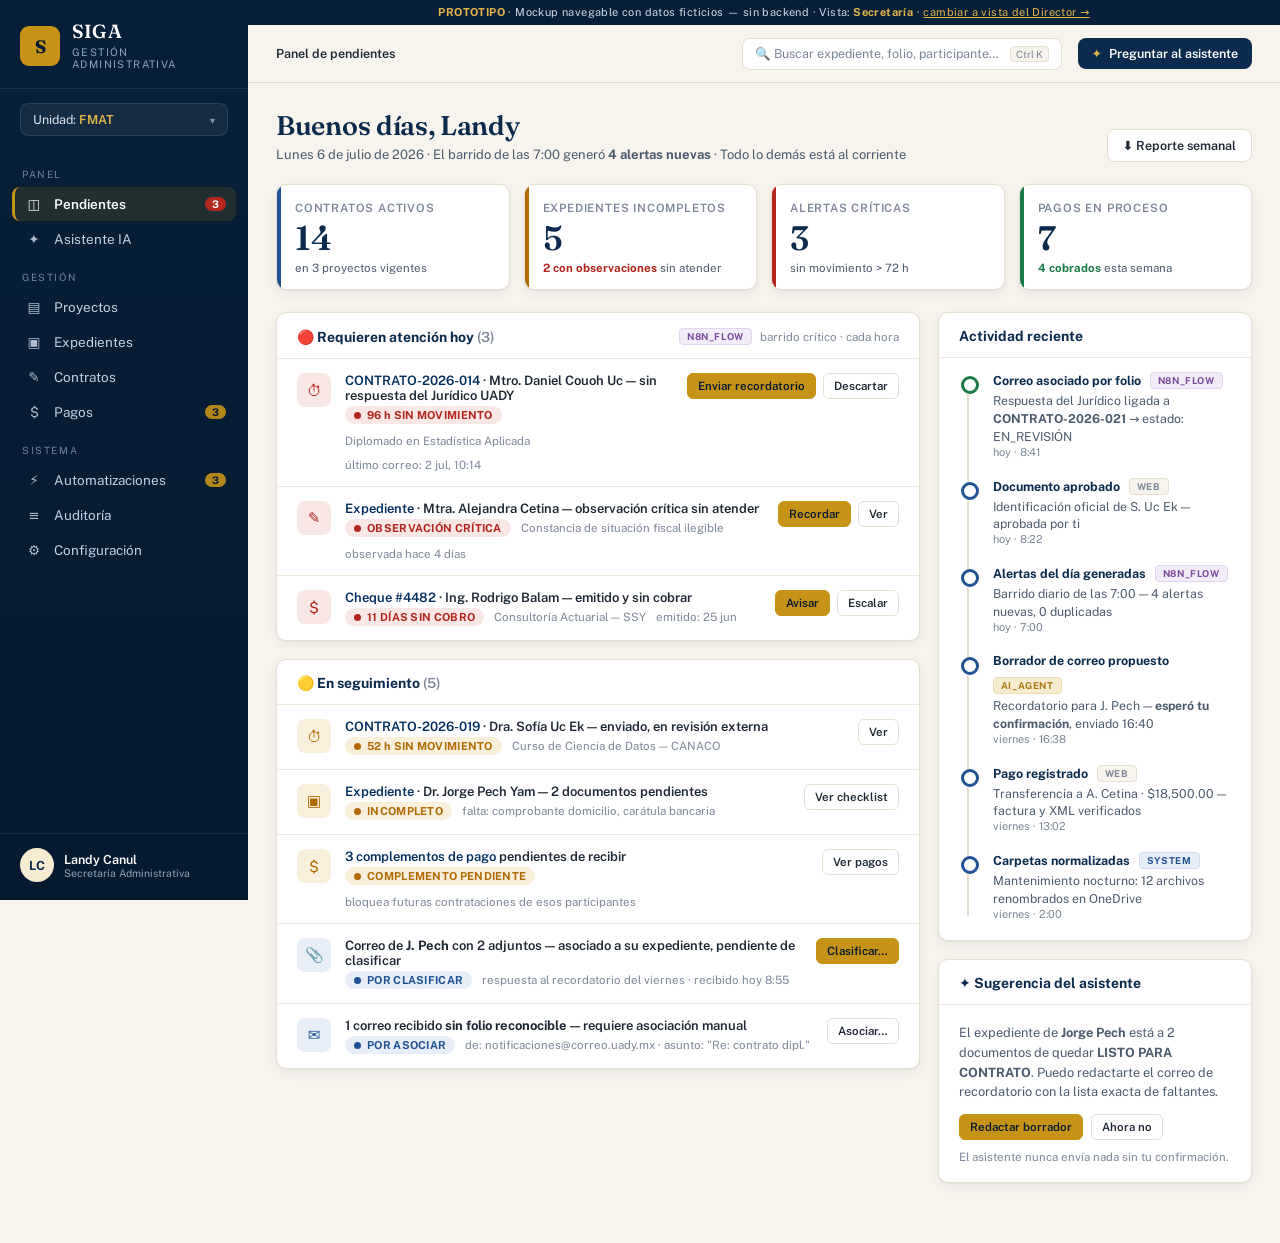
<file: sistema_organizacion/prototipo/index.html>
<!DOCTYPE html>
<html lang="es">
<head>
<meta charset="UTF-8">
<meta name="viewport" content="width=device-width, initial-scale=1.0">
<title>Panel de pendientes · SIGA FMAT</title>
<link rel="preconnect" href="https://fonts.googleapis.com">
<link href="https://fonts.googleapis.com/css2?family=Fraunces:opsz,wght@9..144,400;9..144,600;9..144,700&family=Public+Sans:wght@400;600;700;800&display=swap" rel="stylesheet">
<link rel="stylesheet" href="css/styles.css">
</head>
<body>

<aside class="sidebar">
  <div class="brand">
    <div class="brand-mark">S</div>
    <div>
      <div class="brand-name">SIGA</div>
      <div class="brand-sub">Gestión Administrativa</div>
    </div>
  </div>
  <div class="unidad-pill"><span>Unidad: <b>FMAT</b></span><span class="chev">▾</span></div>
  <nav class="nav">
    <div class="nav-label">Panel</div>
    <a href="index.html" class="active"><span class="ico">◫</span> Pendientes <span class="badge-n">3</span></a>
    <a href="asistente.html"><span class="ico">✦</span> Asistente IA</a>
    <div class="nav-label">Gestión</div>
    <a href="proyectos.html"><span class="ico">▤</span> Proyectos</a>
    <a href="expediente.html"><span class="ico">▣</span> Expedientes</a>
    <a href="contrato.html"><span class="ico">✎</span> Contratos</a>
    <a href="pagos.html"><span class="ico">$</span> Pagos <span class="badge-gold">3</span></a>
    <div class="nav-label">Sistema</div>
    <a href="automatizaciones.html"><span class="ico">⚡</span> Automatizaciones <span class="badge-gold">3</span></a>
    <a href="#"><span class="ico">≡</span> Auditoría</a>
    <a href="#"><span class="ico">⚙</span> Configuración</a>
  </nav>
  <div class="sidebar-foot">
    <div class="avatar">LC</div>
    <div>
      <div class="user-name">Landy Canul</div>
      <div class="user-role">Secretaría Administrativa</div>
    </div>
  </div>
</aside>

<div class="main">
  <div class="proto-banner"><b>PROTOTIPO</b> · Mockup navegable con datos ficticios — sin backend · Vista: <b>Secretaría</b> · <a href="director.html" style="color:var(--gold-light)">cambiar a vista del Director →</a></div>
  <div class="topbar">
    <div class="crumbs"><b>Panel de pendientes</b></div>
    <div class="search">🔍 Buscar expediente, folio, participante… <kbd>Ctrl K</kbd></div>
    <a class="btn-ai" href="asistente.html"><span class="spark">✦</span> Preguntar al asistente</a>
  </div>

  <div class="content">

    <div class="page-head">
      <div>
        <div class="page-title">Buenos días, Landy</div>
        <div class="page-sub">Lunes 6 de julio de 2026 · El barrido de las 7:00 generó <b>4 alertas nuevas</b> · Todo lo demás está al corriente</div>
      </div>
      <div class="actions">
        <button class="btn" onclick="mockAction('Reporte semanal generado (PDF)')">⬇ Reporte semanal</button>
      </div>
    </div>

    <!-- KPIs -->
    <div class="kpis">
      <div class="kpi k-info">
        <div class="kpi-label">Contratos activos</div>
        <div class="kpi-num">14</div>
        <div class="kpi-hint">en 3 proyectos vigentes</div>
      </div>
      <div class="kpi k-warn">
        <div class="kpi-label">Expedientes incompletos</div>
        <div class="kpi-num">5</div>
        <div class="kpi-hint"><b class="up">2 con observaciones</b> sin atender</div>
      </div>
      <div class="kpi k-crit">
        <div class="kpi-label">Alertas críticas</div>
        <div class="kpi-num">3</div>
        <div class="kpi-hint">sin movimiento &gt; 72 h</div>
      </div>
      <div class="kpi k-ok">
        <div class="kpi-label">Pagos en proceso</div>
        <div class="kpi-num">7</div>
        <div class="kpi-hint"><b class="ok">4 cobrados</b> esta semana</div>
      </div>
    </div>

    <div class="grid-31">

      <!-- Columna principal: alertas -->
      <div class="stack">

        <div class="card">
          <div class="card-head">
            <div class="card-title">🔴 Requieren atención hoy <span class="count">(3)</span></div>
            <div class="right"><span class="src n8n">N8N_FLOW</span><span class="small muted">barrido crítico · cada hora</span></div>
          </div>
          <div class="card-body flush">

            <div class="alert-item">
              <div class="alert-ico crit">⏱</div>
              <div class="alert-body">
                <div class="alert-title"><a href="contrato.html">CONTRATO-2026-014</a> · Mtro. Daniel Couoh Uc — sin respuesta del Jurídico UADY</div>
                <div class="alert-meta">
                  <span class="chip crit"><span class="dot"></span> 96 h SIN MOVIMIENTO</span>
                  <span>Diplomado en Estadística Aplicada</span>
                  <span>último correo: 2 jul, 10:14</span>
                </div>
              </div>
              <div class="alert-actions">
                <button class="btn sm gold" onclick="openModal('modal-recordatorio')">Enviar recordatorio</button>
                <button class="btn sm" onclick="mockAction('Alerta descartada — se pidió justificación')">Descartar</button>
              </div>
            </div>

            <div class="alert-item">
              <div class="alert-ico crit">✎</div>
              <div class="alert-body">
                <div class="alert-title"><a href="expediente.html">Expediente</a> · Mtra. Alejandra Cetina — observación crítica sin atender</div>
                <div class="alert-meta">
                  <span class="chip crit"><span class="dot"></span> OBSERVACIÓN CRÍTICA</span>
                  <span>Constancia de situación fiscal ilegible</span>
                  <span>observada hace 4 días</span>
                </div>
              </div>
              <div class="alert-actions">
                <button class="btn sm gold" onclick="mockAction('Recordatorio preparado — revisa y confirma el envío')">Recordar</button>
                <a class="btn sm" href="expediente.html">Ver</a>
              </div>
            </div>

            <div class="alert-item">
              <div class="alert-ico crit">$</div>
              <div class="alert-body">
                <div class="alert-title"><a href="pagos.html">Cheque #4482</a> · Ing. Rodrigo Balam — emitido y sin cobrar</div>
                <div class="alert-meta">
                  <span class="chip crit"><span class="dot"></span> 11 DÍAS SIN COBRO</span>
                  <span>Consultoría Actuarial — SSY</span>
                  <span>emitido: 25 jun</span>
                </div>
              </div>
              <div class="alert-actions">
                <button class="btn sm gold" onclick="mockAction('Aviso preparado para el participante — confirma el envío')">Avisar</button>
                <button class="btn sm" onclick="mockAction('Alerta escalada al Director')">Escalar</button>
              </div>
            </div>

          </div>
        </div>

        <div class="card">
          <div class="card-head">
            <div class="card-title">🟡 En seguimiento <span class="count">(5)</span></div>
          </div>
          <div class="card-body flush">

            <div class="alert-item">
              <div class="alert-ico warn">⏱</div>
              <div class="alert-body">
                <div class="alert-title"><a href="contrato.html">CONTRATO-2026-019</a> · Dra. Sofía Uc Ek — enviado, en revisión externa</div>
                <div class="alert-meta">
                  <span class="chip warn"><span class="dot"></span> 52 h SIN MOVIMIENTO</span>
                  <span>Curso de Ciencia de Datos — CANACO</span>
                </div>
              </div>
              <div class="alert-actions"><a class="btn sm" href="contrato.html">Ver</a></div>
            </div>

            <div class="alert-item">
              <div class="alert-ico warn">▣</div>
              <div class="alert-body">
                <div class="alert-title"><a href="expediente.html">Expediente</a> · Dr. Jorge Pech Yam — 2 documentos pendientes</div>
                <div class="alert-meta">
                  <span class="chip warn"><span class="dot"></span> INCOMPLETO</span>
                  <span>falta: comprobante domicilio, carátula bancaria</span>
                </div>
              </div>
              <div class="alert-actions"><a class="btn sm" href="expediente.html">Ver checklist</a></div>
            </div>

            <div class="alert-item">
              <div class="alert-ico warn">$</div>
              <div class="alert-body">
                <div class="alert-title"><a href="pagos.html">3 complementos de pago</a> pendientes de recibir</div>
                <div class="alert-meta">
                  <span class="chip warn"><span class="dot"></span> COMPLEMENTO PENDIENTE</span>
                  <span>bloquea futuras contrataciones de esos participantes</span>
                </div>
              </div>
              <div class="alert-actions"><a class="btn sm" href="pagos.html">Ver pagos</a></div>
            </div>

            <div class="alert-item">
              <div class="alert-ico info">📎</div>
              <div class="alert-body">
                <div class="alert-title">Correo de <b>J. Pech</b> con 2 adjuntos — asociado a su expediente, pendiente de clasificar</div>
                <div class="alert-meta">
                  <span class="chip info"><span class="dot"></span> POR CLASIFICAR</span>
                  <span>respuesta al recordatorio del viernes · recibido hoy 8:55</span>
                </div>
              </div>
              <div class="alert-actions">
                <button class="btn sm gold" onclick="openModal('modal-clasificar')">Clasificar…</button>
              </div>
            </div>

            <div class="alert-item">
              <div class="alert-ico info">✉</div>
              <div class="alert-body">
                <div class="alert-title">1 correo recibido <b>sin folio reconocible</b> — requiere asociación manual</div>
                <div class="alert-meta">
                  <span class="chip info"><span class="dot"></span> POR ASOCIAR</span>
                  <span>de: notificaciones@correo.uady.mx · asunto: "Re: contrato dipl."</span>
                </div>
              </div>
              <div class="alert-actions">
                <button class="btn sm" onclick="mockAction('Correo asociado manualmente a CONTRATO-2026-014')">Asociar…</button>
              </div>
            </div>

          </div>
        </div>

      </div>

      <!-- Columna lateral: actividad -->
      <div class="stack">

        <div class="card">
          <div class="card-head"><div class="card-title">Actividad reciente</div></div>
          <div class="card-body" style="padding-top:14px">
            <div class="timeline">
              <div class="tl-item ok">
                <div class="tl-head"><span class="tl-state">Correo asociado por folio</span><span class="src n8n">N8N_FLOW</span></div>
                <div class="tl-desc">Respuesta del Jurídico ligada a <b>CONTRATO-2026-021</b> → estado: EN_REVISIÓN</div>
                <div class="tl-date">hoy · 8:41</div>
              </div>
              <div class="tl-item">
                <div class="tl-head"><span class="tl-state">Documento aprobado</span><span class="src">WEB</span></div>
                <div class="tl-desc">Identificación oficial de S. Uc Ek — aprobada por ti</div>
                <div class="tl-date">hoy · 8:22</div>
              </div>
              <div class="tl-item">
                <div class="tl-head"><span class="tl-state">Alertas del día generadas</span><span class="src n8n">N8N_FLOW</span></div>
                <div class="tl-desc">Barrido diario de las 7:00 — 4 alertas nuevas, 0 duplicadas</div>
                <div class="tl-date">hoy · 7:00</div>
              </div>
              <div class="tl-item">
                <div class="tl-head"><span class="tl-state">Borrador de correo propuesto</span><span class="src ai">AI_AGENT</span></div>
                <div class="tl-desc">Recordatorio para J. Pech — <b>esperó tu confirmación</b>, enviado 16:40</div>
                <div class="tl-date">viernes · 16:38</div>
              </div>
              <div class="tl-item">
                <div class="tl-head"><span class="tl-state">Pago registrado</span><span class="src">WEB</span></div>
                <div class="tl-desc">Transferencia a A. Cetina · $18,500.00 — factura y XML verificados</div>
                <div class="tl-date">viernes · 13:02</div>
              </div>
              <div class="tl-item">
                <div class="tl-head"><span class="tl-state">Carpetas normalizadas</span><span class="src sys">SYSTEM</span></div>
                <div class="tl-desc">Mantenimiento nocturno: 12 archivos renombrados en OneDrive</div>
                <div class="tl-date">viernes · 2:00</div>
              </div>
            </div>
          </div>
        </div>

        <div class="card">
          <div class="card-head"><div class="card-title">✦ Sugerencia del asistente</div></div>
          <div class="card-body">
            <p style="font-size:12.8px; line-height:1.55; color:var(--ink-2)">
              El expediente de <b>Jorge Pech</b> está a 2 documentos de quedar
              <b>LISTO PARA CONTRATO</b>. Puedo redactarte el correo de recordatorio
              con la lista exacta de faltantes.
            </p>
            <div style="margin-top:12px; display:flex; gap:8px">
              <a class="btn sm gold" href="asistente.html">Redactar borrador</a>
              <button class="btn sm" onclick="mockAction('Sugerencia ocultada')">Ahora no</button>
            </div>
            <p class="small muted" style="margin-top:10px">El asistente nunca envía nada sin tu confirmación.</p>
          </div>
        </div>

      </div>
    </div>
  </div>
</div>

<!-- Modal: clasificar adjuntos recibidos por correo (recepción sin portal: el correo sigue siendo el canal) -->
<div class="modal-backdrop" id="modal-clasificar">
  <div class="modal">
    <div class="modal-head">
      <div class="modal-title">Clasificar documentos recibidos</div>
      <button class="modal-x" onclick="closeModal('modal-clasificar')">✕</button>
    </div>
    <div class="modal-body">
      <div class="pii-note" style="margin:0 0 14px">✉ <span>De: <b>jorge.pech@correo.uady.mx</b> · Asunto: "Re: Documentos pendientes — Diplomado en Estadística Aplicada" · El sistema lo asoció al expediente porque responde al recordatorio enviado desde aquí.</span></div>
      <div class="field">
        <label>📎 caratula_bbva_jpech.pdf (312 KB)</label>
        <select>
          <option>Carátula de estado de cuenta bancaria (PENDIENTE) — sugerido</option>
          <option>Comprobante de domicilio (PENDIENTE)</option>
          <option>Cédula profesional — nueva versión (OBSERVADO)</option>
          <option>Documento libre / complementario</option>
          <option>No corresponde — descartar adjunto</option>
        </select>
      </div>
      <div class="field">
        <label>📎 recibo_cfe_junio.pdf (198 KB)</label>
        <select>
          <option>Comprobante de domicilio (PENDIENTE) — sugerido</option>
          <option>Carátula de estado de cuenta bancaria (PENDIENTE)</option>
          <option>Cédula profesional — nueva versión (OBSERVADO)</option>
          <option>Documento libre / complementario</option>
          <option>No corresponde — descartar adjunto</option>
        </select>
      </div>
      <p class="small muted">
        El sistema <b>sugiere</b> el requisito por el nombre y contenido del archivo, pero nada se clasifica solo:
        tú confirmas. Al aceptar, los archivos se guardan en OneDrive/SharePoint, quedan como <b>RECIBIDO</b>
        en el checklist y pasan a tu revisión.
      </p>
    </div>
    <div class="modal-foot">
      <button class="btn" onclick="closeModal('modal-clasificar')">Cancelar</button>
      <button class="btn primary" onclick="closeModal('modal-clasificar'); mockAction('2 documentos clasificados — checklist de J. Pech: 2 requisitos ahora RECIBIDOS')">Confirmar clasificación ✓</button>
    </div>
  </div>
</div>

<!-- Modal: recordatorio preparado (patrón M5: el sistema deja todo listo, tú confirmas) -->
<div class="modal-backdrop" id="modal-recordatorio">
  <div class="modal">
    <div class="modal-head">
      <div class="modal-title">Recordatorio listo para enviar</div>
      <button class="modal-x" onclick="closeModal('modal-recordatorio')">✕</button>
    </div>
    <div class="modal-body">
      <div class="field"><label>Para</label><input type="text" value="juridico@correo.uady.mx" readonly></div>
      <div class="field"><label>Asunto</label><input type="text" value="Seguimiento CONTRATO-2026-014 — Diplomado en Estadística Aplicada" readonly></div>
      <div class="field">
        <label>Mensaje (editable)</label>
        <textarea>Estimado Departamento Jurídico:

Le escribimos para dar seguimiento al contrato con folio CONTRATO-2026-014, enviado a revisión el 2 de julio. A la fecha no hemos recibido respuesta.

Agradeceremos nos indique el estado de la revisión o las observaciones correspondientes.

Saludos cordiales,
Secretaría Administrativa · Facultad de Matemáticas, UADY</textarea>
      </div>
      <p class="small muted">El sistema preparó todo con los datos del folio. Tú solo revisas y confirmas — el envío quedará registrado en auditoría.</p>
    </div>
    <div class="modal-foot">
      <button class="btn" onclick="closeModal('modal-recordatorio')">Cancelar</button>
      <button class="btn primary" onclick="closeModal('modal-recordatorio'); mockAction('Recordatorio enviado al Jurídico', 'source: WEB · vía Outlook/Graph')">Confirmar y enviar ✓</button>
    </div>
  </div>
</div>

<script src="js/app.js"></script>
</body>
</html>
</file>
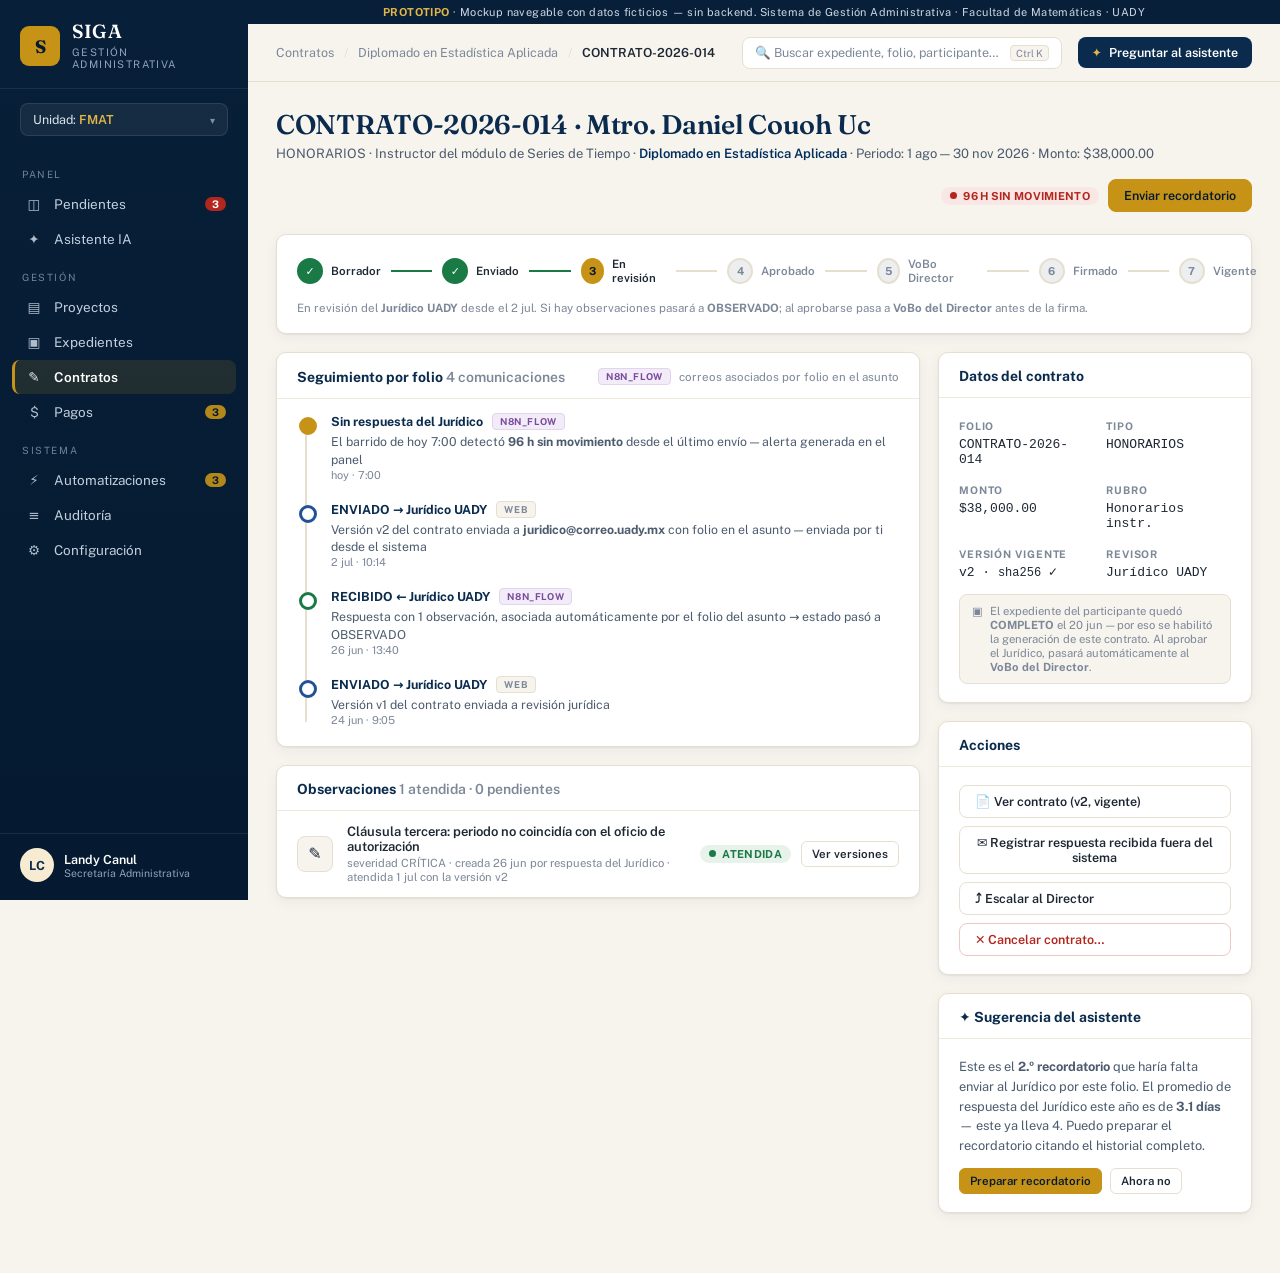
<file: sistema_organizacion/prototipo/contrato.html>
<!DOCTYPE html>
<html lang="es">
<head>
<meta charset="UTF-8">
<meta name="viewport" content="width=device-width, initial-scale=1.0">
<title>Contrato 2026-014 · SIGA FMAT</title>
<link rel="preconnect" href="https://fonts.googleapis.com">
<link href="https://fonts.googleapis.com/css2?family=Fraunces:opsz,wght@9..144,400;9..144,600;9..144,700&family=Public+Sans:wght@400;600;700;800&display=swap" rel="stylesheet">
<link rel="stylesheet" href="css/styles.css">
</head>
<body>

<aside class="sidebar">
  <div class="brand">
    <div class="brand-mark">S</div>
    <div>
      <div class="brand-name">SIGA</div>
      <div class="brand-sub">Gestión Administrativa</div>
    </div>
  </div>
  <div class="unidad-pill"><span>Unidad: <b>FMAT</b></span><span class="chev">▾</span></div>
  <nav class="nav">
    <div class="nav-label">Panel</div>
    <a href="index.html"><span class="ico">◫</span> Pendientes <span class="badge-n">3</span></a>
    <a href="asistente.html"><span class="ico">✦</span> Asistente IA</a>
    <div class="nav-label">Gestión</div>
    <a href="proyectos.html"><span class="ico">▤</span> Proyectos</a>
    <a href="expediente.html"><span class="ico">▣</span> Expedientes</a>
    <a href="contrato.html" class="active"><span class="ico">✎</span> Contratos</a>
    <a href="pagos.html"><span class="ico">$</span> Pagos <span class="badge-gold">3</span></a>
    <div class="nav-label">Sistema</div>
    <a href="automatizaciones.html"><span class="ico">⚡</span> Automatizaciones <span class="badge-gold">3</span></a>
    <a href="#"><span class="ico">≡</span> Auditoría</a>
    <a href="#"><span class="ico">⚙</span> Configuración</a>
  </nav>
  <div class="sidebar-foot">
    <div class="avatar">LC</div>
    <div>
      <div class="user-name">Landy Canul</div>
      <div class="user-role">Secretaría Administrativa</div>
    </div>
  </div>
</aside>

<div class="main">
  <div class="proto-banner"><b>PROTOTIPO</b> · Mockup navegable con datos ficticios — sin backend. Sistema de Gestión Administrativa · Facultad de Matemáticas · UADY</div>
  <div class="topbar">
    <div class="crumbs">Contratos <span class="sep">/</span> Diplomado en Estadística Aplicada <span class="sep">/</span> <b>CONTRATO-2026-014</b></div>
    <div class="search">🔍 Buscar expediente, folio, participante… <kbd>Ctrl K</kbd></div>
    <a class="btn-ai" href="asistente.html"><span class="spark">✦</span> Preguntar al asistente</a>
  </div>

  <div class="content">

    <div class="page-head">
      <div>
        <div class="page-title">CONTRATO-2026-014 · Mtro. Daniel Couoh Uc</div>
        <div class="page-sub">
          HONORARIOS · Instructor del módulo de Series de Tiempo · <a class="link" href="proyectos.html">Diplomado en Estadística Aplicada</a> · Periodo: 1 ago — 30 nov 2026 · Monto: $38,000.00
        </div>
      </div>
      <div class="actions">
        <span class="chip crit" style="align-self:center"><span class="dot"></span> 96 H SIN MOVIMIENTO</span>
        <button class="btn gold" onclick="openModal('modal-recordatorio')">Enviar recordatorio</button>
      </div>
    </div>

    <!-- Máquina de estados del contrato -->
    <div class="card" style="margin-bottom:18px">
      <div class="card-body" style="display:flex; align-items:center; justify-content:space-between; flex-wrap:wrap; gap:14px">
        <div class="stepper">
          <div class="step done"><span class="s-dot">✓</span><span class="s-name">Borrador</span></div>
          <div class="step-line done"></div>
          <div class="step done"><span class="s-dot">✓</span><span class="s-name">Enviado</span></div>
          <div class="step-line done"></div>
          <div class="step current"><span class="s-dot">3</span><span class="s-name">En revisión</span></div>
          <div class="step-line"></div>
          <div class="step"><span class="s-dot">4</span><span class="s-name">Aprobado</span></div>
          <div class="step-line"></div>
          <div class="step"><span class="s-dot">5</span><span class="s-name">VoBo Director</span></div>
          <div class="step-line"></div>
          <div class="step"><span class="s-dot">6</span><span class="s-name">Firmado</span></div>
          <div class="step-line"></div>
          <div class="step"><span class="s-dot">7</span><span class="s-name">Vigente</span></div>
        </div>
        <div class="small muted">En revisión del <b>Jurídico UADY</b> desde el 2 jul. Si hay observaciones pasará a <b>OBSERVADO</b>; al aprobarse pasa a <b>VoBo del Director</b> antes de la firma.</div>
      </div>
    </div>

    <div class="grid-31">

      <!-- Seguimiento por folio -->
      <div class="stack">

        <div class="card">
          <div class="card-head">
            <div class="card-title">Seguimiento por folio <span class="count">4 comunicaciones</span></div>
            <div class="right"><span class="src n8n">N8N_FLOW</span><span class="small muted">correos asociados por folio en el asunto</span></div>
          </div>
          <div class="card-body" style="padding-top:14px">
            <div class="timeline">
              <div class="tl-item crit now">
                <div class="tl-head"><span class="tl-state">Sin respuesta del Jurídico</span><span class="src n8n">N8N_FLOW</span></div>
                <div class="tl-desc">El barrido de hoy 7:00 detectó <b>96 h sin movimiento</b> desde el último envío — alerta generada en el panel</div>
                <div class="tl-date">hoy · 7:00</div>
              </div>
              <div class="tl-item">
                <div class="tl-head"><span class="tl-state">ENVIADO → Jurídico UADY</span><span class="src">WEB</span></div>
                <div class="tl-desc">Versión v2 del contrato enviada a <b>juridico@correo.uady.mx</b> con folio en el asunto — enviada por ti desde el sistema</div>
                <div class="tl-date">2 jul · 10:14</div>
              </div>
              <div class="tl-item ok">
                <div class="tl-head"><span class="tl-state">RECIBIDO ← Jurídico UADY</span><span class="src n8n">N8N_FLOW</span></div>
                <div class="tl-desc">Respuesta con 1 observación, asociada automáticamente por el folio del asunto → estado pasó a OBSERVADO</div>
                <div class="tl-date">26 jun · 13:40</div>
              </div>
              <div class="tl-item">
                <div class="tl-head"><span class="tl-state">ENVIADO → Jurídico UADY</span><span class="src">WEB</span></div>
                <div class="tl-desc">Versión v1 del contrato enviada a revisión jurídica</div>
                <div class="tl-date">24 jun · 9:05</div>
              </div>
            </div>
          </div>
        </div>

        <div class="card">
          <div class="card-head">
            <div class="card-title">Observaciones <span class="count">1 atendida · 0 pendientes</span></div>
          </div>
          <div class="card-body flush">
            <div class="doc-row">
              <div class="doc-ico">✎</div>
              <div>
                <div class="doc-name">Cláusula tercera: periodo no coincidía con el oficio de autorización</div>
                <div class="doc-sub">severidad CRÍTICA · creada 26 jun por respuesta del Jurídico · atendida 1 jul con la versión v2</div>
              </div>
              <div class="doc-right">
                <span class="chip ok"><span class="dot"></span> ATENDIDA</span>
                <button class="btn sm" onclick="openModal('modal-versiones-contrato')">Ver versiones</button>
              </div>
            </div>
          </div>
        </div>

      </div>

      <!-- Lateral -->
      <div class="stack">

        <div class="card">
          <div class="card-head"><div class="card-title">Datos del contrato</div></div>
          <div class="card-body">
            <div class="pii-grid">
              <div class="pii-field"><label>Folio</label><div class="pii-value"><span>CONTRATO-2026-014</span></div></div>
              <div class="pii-field"><label>Tipo</label><div class="pii-value"><span>HONORARIOS</span></div></div>
              <div class="pii-field"><label>Monto</label><div class="pii-value"><span>$38,000.00</span></div></div>
              <div class="pii-field"><label>Rubro</label><div class="pii-value"><span>Honorarios instr.</span></div></div>
              <div class="pii-field"><label>Versión vigente</label><div class="pii-value"><span>v2 · <span class="mono">sha256 ✓</span></span></div></div>
              <div class="pii-field"><label>Revisor</label><div class="pii-value"><span>Jurídico UADY</span></div></div>
            </div>
            <div class="pii-note">▣ <span>El expediente del participante quedó <b>COMPLETO</b> el 20 jun — por eso se habilitó la generación de este contrato. Al aprobar el Jurídico, pasará automáticamente al <b>VoBo del Director</b>.</span></div>
          </div>
        </div>

        <div class="card">
          <div class="card-head"><div class="card-title">Acciones</div></div>
          <div class="card-body" style="display:flex; flex-direction:column; gap:8px">
            <button class="btn" style="justify-content:flex-start" onclick="mockAction('Abriendo contrato v2 desde OneDrive/SharePoint…')">📄 Ver contrato (v2, vigente)</button>
            <button class="btn" style="justify-content:flex-start" onclick="openModal('modal-respuesta')">✉ Registrar respuesta recibida fuera del sistema</button>
            <button class="btn" style="justify-content:flex-start" onclick="mockAction('Alerta escalada al Director con el historial del folio')">⤴ Escalar al Director</button>
            <button class="btn danger-ghost" style="justify-content:flex-start" onclick="mockAction('Cancelación requiere justificación — se registrará en auditoría')">✕ Cancelar contrato…</button>
          </div>
        </div>

        <div class="card">
          <div class="card-head"><div class="card-title">✦ Sugerencia del asistente</div></div>
          <div class="card-body">
            <p style="font-size:12.8px; line-height:1.55; color:var(--ink-2)">
              Este es el <b>2.º recordatorio</b> que haría falta enviar al Jurídico por este folio.
              El promedio de respuesta del Jurídico este año es de <b>3.1 días</b> — este ya lleva 4.
              Puedo preparar el recordatorio citando el historial completo.
            </p>
            <div style="margin-top:12px; display:flex; gap:8px">
              <button class="btn sm gold" onclick="openModal('modal-recordatorio')">Preparar recordatorio</button>
              <button class="btn sm" onclick="mockAction('Sugerencia ocultada')">Ahora no</button>
            </div>
          </div>
        </div>

      </div>
    </div>
  </div>
</div>

<!-- Modal: recordatorio -->
<div class="modal-backdrop" id="modal-recordatorio">
  <div class="modal">
    <div class="modal-head">
      <div class="modal-title">Recordatorio listo para enviar</div>
      <button class="modal-x" onclick="closeModal('modal-recordatorio')">✕</button>
    </div>
    <div class="modal-body">
      <div class="field"><label>Para</label><input type="text" value="juridico@correo.uady.mx" readonly></div>
      <div class="field"><label>Asunto</label><input type="text" value="Seguimiento CONTRATO-2026-014 — Diplomado en Estadística Aplicada" readonly></div>
      <div class="field">
        <label>Mensaje (editable)</label>
        <textarea>Estimado Departamento Jurídico:

Le escribimos para dar seguimiento al contrato con folio CONTRATO-2026-014, enviado a revisión el 2 de julio (versión v2, que atiende la observación del 26 de junio). A la fecha no hemos recibido respuesta.

Agradeceremos nos indique el estado de la revisión o las observaciones correspondientes.

Saludos cordiales,
Secretaría Administrativa · Facultad de Matemáticas, UADY</textarea>
      </div>
      <p class="small muted">El folio va en el asunto: la respuesta del Jurídico se asociará sola a este contrato. Cuando el Jurídico opere dentro del sistema (rol REVISOR_JURIDICO), registrará su revisión directo aquí y este correo será solo un aviso.</p>
    </div>
    <div class="modal-foot">
      <button class="btn" onclick="closeModal('modal-recordatorio')">Cancelar</button>
      <button class="btn primary" onclick="closeModal('modal-recordatorio'); mockAction('Recordatorio enviado al Jurídico', 'source: WEB · vía Outlook/Graph')">Confirmar y enviar ✓</button>
    </div>
  </div>
</div>

<!-- Modal: registrar respuesta manual -->
<div class="modal-backdrop" id="modal-respuesta">
  <div class="modal">
    <div class="modal-head">
      <div class="modal-title">Registrar respuesta recibida fuera del sistema</div>
      <button class="modal-x" onclick="closeModal('modal-respuesta')">✕</button>
    </div>
    <div class="modal-body">
      <div class="field">
        <label>Resultado de la revisión</label>
        <select>
          <option>Aprobado sin observaciones → pasa a APROBADO</option>
          <option>Con observaciones → pasa a OBSERVADO (captúralas abajo)</option>
        </select>
      </div>
      <div class="field"><label>Observaciones (si aplica)</label><textarea placeholder="una por línea; cada una se registrará y se podrá dar seguimiento"></textarea></div>
      <div class="dropzone" onclick="mockAction('Selector de archivo (simulado)')">
        <span class="dz-ico">📎</span>
        Adjunta el correo o documento de respuesta como evidencia
        <div class="dz-note">PDF o MSG · quedará ligado al folio</div>
      </div>
      <p class="small muted" style="margin-top:13px">Para cuando el Jurídico responde por teléfono o a un correo personal: la trazabilidad del folio no se rompe.</p>
    </div>
    <div class="modal-foot">
      <button class="btn" onclick="closeModal('modal-respuesta')">Cancelar</button>
      <button class="btn primary" onclick="closeModal('modal-respuesta'); mockAction('Respuesta registrada — estado actualizado', 'STATE_CHANGED · registrado por Landy Canul')">Registrar</button>
    </div>
  </div>
</div>

<!-- Modal: versiones del contrato -->
<div class="modal-backdrop" id="modal-versiones-contrato">
  <div class="modal">
    <div class="modal-head">
      <div class="modal-title">CONTRATO-2026-014 — versiones</div>
      <button class="modal-x" onclick="closeModal('modal-versiones-contrato')">✕</button>
    </div>
    <div class="modal-body">
      <div class="version-list">
        <div class="v-row">
          <span class="v-tag now">v2 · VIGENTE</span>
          <span>contrato_2026-014_v2.pdf — corrige cláusula tercera</span>
          <span class="muted" style="margin-left:auto">1 jul · generada por el sistema</span>
        </div>
        <div class="v-row">
          <span class="v-tag">v1</span>
          <span>contrato_2026-014_v1.pdf — observada por el Jurídico</span>
          <span class="muted" style="margin-left:auto">24 jun · en historial</span>
        </div>
      </div>
      <p class="small muted" style="margin-top:13px">Cada versión queda ligada a la observación que la originó. Nada se pierde ni se sobrescribe.</p>
    </div>
    <div class="modal-foot">
      <button class="btn" onclick="closeModal('modal-versiones-contrato')">Cerrar</button>
    </div>
  </div>
</div>

<script src="js/app.js"></script>
</body>
</html>
</file>
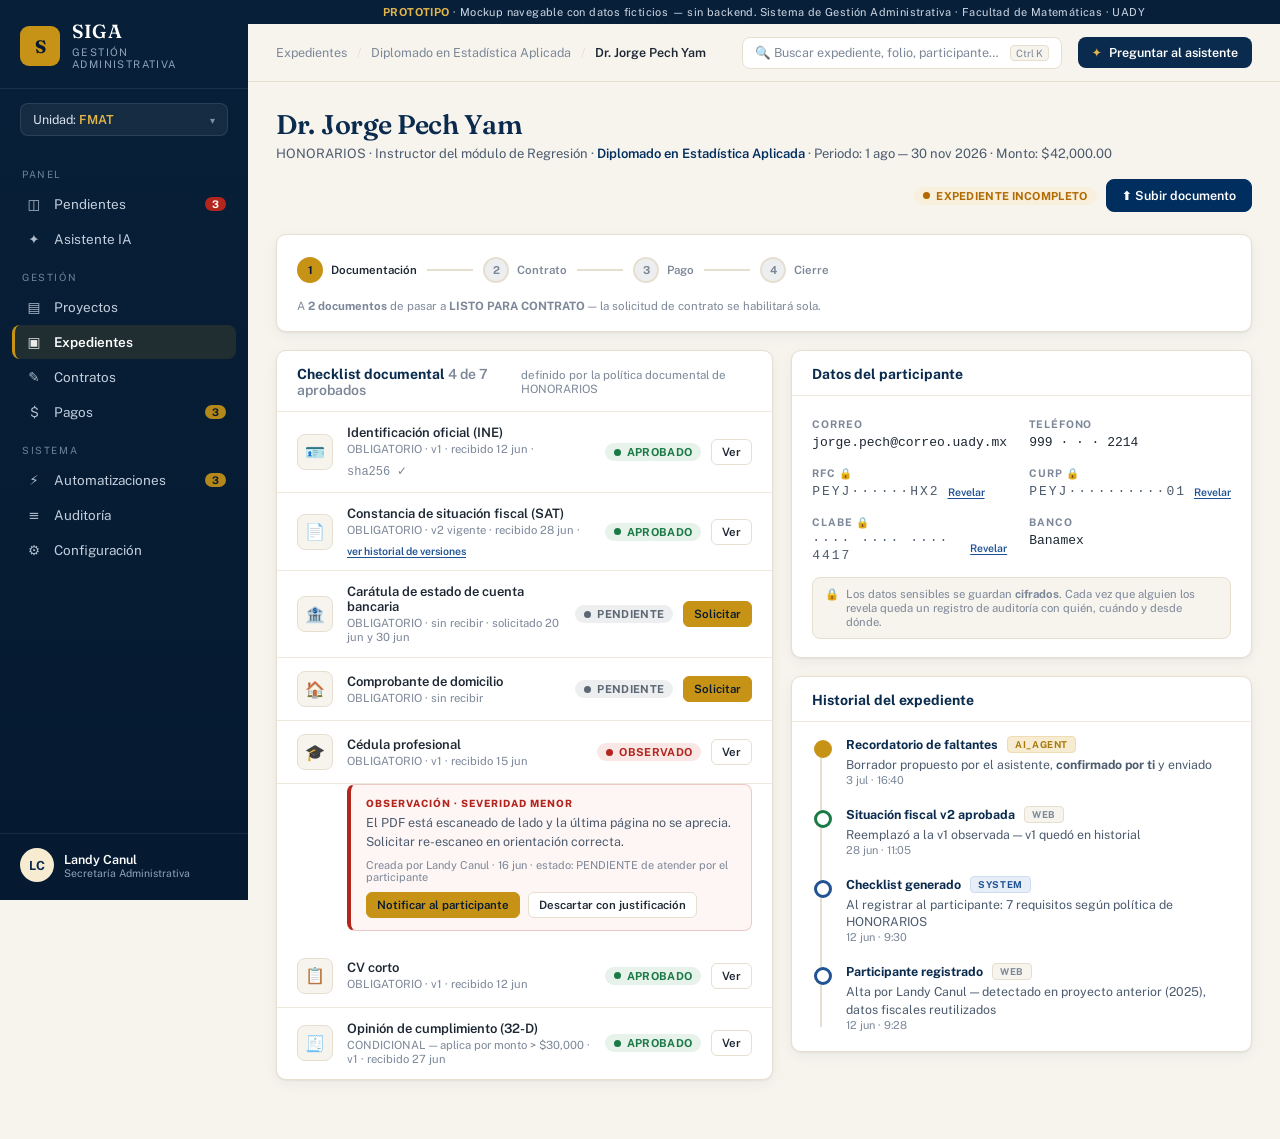
<file: sistema_organizacion/prototipo/expediente.html>
<!DOCTYPE html>
<html lang="es">
<head>
<meta charset="UTF-8">
<meta name="viewport" content="width=device-width, initial-scale=1.0">
<title>Expediente · Dr. Jorge Pech Yam · SIGA FMAT</title>
<link rel="preconnect" href="https://fonts.googleapis.com">
<link href="https://fonts.googleapis.com/css2?family=Fraunces:opsz,wght@9..144,400;9..144,600;9..144,700&family=Public+Sans:wght@400;600;700;800&display=swap" rel="stylesheet">
<link rel="stylesheet" href="css/styles.css">
</head>
<body>

<aside class="sidebar">
  <div class="brand">
    <div class="brand-mark">S</div>
    <div>
      <div class="brand-name">SIGA</div>
      <div class="brand-sub">Gestión Administrativa</div>
    </div>
  </div>
  <div class="unidad-pill"><span>Unidad: <b>FMAT</b></span><span class="chev">▾</span></div>
  <nav class="nav">
    <div class="nav-label">Panel</div>
    <a href="index.html"><span class="ico">◫</span> Pendientes <span class="badge-n">3</span></a>
    <a href="asistente.html"><span class="ico">✦</span> Asistente IA</a>
    <div class="nav-label">Gestión</div>
    <a href="proyectos.html"><span class="ico">▤</span> Proyectos</a>
    <a href="expediente.html" class="active"><span class="ico">▣</span> Expedientes</a>
    <a href="contrato.html"><span class="ico">✎</span> Contratos</a>
    <a href="pagos.html"><span class="ico">$</span> Pagos <span class="badge-gold">3</span></a>
    <div class="nav-label">Sistema</div>
    <a href="automatizaciones.html"><span class="ico">⚡</span> Automatizaciones <span class="badge-gold">3</span></a>
    <a href="#"><span class="ico">≡</span> Auditoría</a>
    <a href="#"><span class="ico">⚙</span> Configuración</a>
  </nav>
  <div class="sidebar-foot">
    <div class="avatar">LC</div>
    <div>
      <div class="user-name">Landy Canul</div>
      <div class="user-role">Secretaría Administrativa</div>
    </div>
  </div>
</aside>

<div class="main">
  <div class="proto-banner"><b>PROTOTIPO</b> · Mockup navegable con datos ficticios — sin backend. Sistema de Gestión Administrativa · Facultad de Matemáticas · UADY</div>
  <div class="topbar">
    <div class="crumbs">Expedientes <span class="sep">/</span> Diplomado en Estadística Aplicada <span class="sep">/</span> <b>Dr. Jorge Pech Yam</b></div>
    <div class="search">🔍 Buscar expediente, folio, participante… <kbd>Ctrl K</kbd></div>
    <a class="btn-ai" href="asistente.html"><span class="spark">✦</span> Preguntar al asistente</a>
  </div>

  <div class="content">

    <div class="page-head">
      <div>
        <div class="page-title">Dr. Jorge Pech Yam</div>
        <div class="page-sub">
          HONORARIOS · Instructor del módulo de Regresión · <a class="link" href="proyectos.html">Diplomado en Estadística Aplicada</a> · Periodo: 1 ago — 30 nov 2026 · Monto: $42,000.00
        </div>
      </div>
      <div class="actions">
        <span class="chip warn" style="align-self:center"><span class="dot"></span> EXPEDIENTE INCOMPLETO</span>
        <button class="btn primary" onclick="openModal('modal-subir')">⬆ Subir documento</button>
      </div>
    </div>

    <!-- Etapas del expediente -->
    <div class="card" style="margin-bottom:18px">
      <div class="card-body" style="display:flex; align-items:center; justify-content:space-between; flex-wrap:wrap; gap:14px">
        <div class="stepper">
          <div class="step current"><span class="s-dot">1</span><span class="s-name">Documentación</span></div>
          <div class="step-line"></div>
          <div class="step"><span class="s-dot">2</span><span class="s-name">Contrato</span></div>
          <div class="step-line"></div>
          <div class="step"><span class="s-dot">3</span><span class="s-name">Pago</span></div>
          <div class="step-line"></div>
          <div class="step"><span class="s-dot">4</span><span class="s-name">Cierre</span></div>
        </div>
        <div class="small muted">A <b>2 documentos</b> de pasar a <b>LISTO PARA CONTRATO</b> — la solicitud de contrato se habilitará sola.</div>
      </div>
    </div>

    <div class="grid-31">

      <!-- Checklist documental -->
      <div class="stack">
        <div class="card">
          <div class="card-head">
            <div class="card-title">Checklist documental <span class="count">4 de 7 aprobados</span></div>
            <div class="right"><span class="small muted">definido por la política documental de HONORARIOS</span></div>
          </div>
          <div class="card-body flush">

            <div class="doc-row">
              <div class="doc-ico">🪪</div>
              <div>
                <div class="doc-name">Identificación oficial (INE)</div>
                <div class="doc-sub">OBLIGATORIO · v1 · recibido 12 jun · <span class="mono">sha256 ✓</span></div>
              </div>
              <div class="doc-right">
                <span class="chip ok"><span class="dot"></span> APROBADO</span>
                <button class="btn sm" onclick="mockAction('Abriendo documento desde OneDrive/SharePoint…')">Ver</button>
              </div>
            </div>

            <div class="doc-row">
              <div class="doc-ico">📄</div>
              <div>
                <div class="doc-name">Constancia de situación fiscal (SAT)</div>
                <div class="doc-sub">OBLIGATORIO · v2 vigente · recibido 28 jun · <button class="pii-reveal" onclick="openModal('modal-versiones')">ver historial de versiones</button></div>
              </div>
              <div class="doc-right">
                <span class="chip ok"><span class="dot"></span> APROBADO</span>
                <button class="btn sm" onclick="mockAction('Abriendo documento desde OneDrive/SharePoint…')">Ver</button>
              </div>
            </div>

            <div class="doc-row">
              <div class="doc-ico">🏦</div>
              <div>
                <div class="doc-name">Carátula de estado de cuenta bancaria</div>
                <div class="doc-sub">OBLIGATORIO · sin recibir · solicitado 20 jun y 30 jun</div>
              </div>
              <div class="doc-right">
                <span class="chip neutral"><span class="dot"></span> PENDIENTE</span>
                <button class="btn sm gold" onclick="mockAction('Recordatorio con enlace seguro de subida preparado — confirma el envío', 'propuesto por sistema')">Solicitar</button>
              </div>
            </div>

            <div class="doc-row">
              <div class="doc-ico">🏠</div>
              <div>
                <div class="doc-name">Comprobante de domicilio</div>
                <div class="doc-sub">OBLIGATORIO · sin recibir</div>
              </div>
              <div class="doc-right">
                <span class="chip neutral"><span class="dot"></span> PENDIENTE</span>
                <button class="btn sm gold" onclick="mockAction('Recordatorio con enlace seguro de subida preparado — confirma el envío')">Solicitar</button>
              </div>
            </div>

            <div class="doc-row">
              <div class="doc-ico">🎓</div>
              <div>
                <div class="doc-name">Cédula profesional</div>
                <div class="doc-sub">OBLIGATORIO · v1 · recibido 15 jun</div>
              </div>
              <div class="doc-right">
                <span class="chip crit"><span class="dot"></span> OBSERVADO</span>
                <button class="btn sm" onclick="mockAction('Abriendo documento…')">Ver</button>
              </div>
            </div>
            <div class="obs-panel">
              <div class="obs-tag">Observación · severidad menor</div>
              <p>El PDF está escaneado de lado y la última página no se aprecia. Solicitar re-escaneo en orientación correcta.</p>
              <div class="obs-by">Creada por Landy Canul · 16 jun · estado: PENDIENTE de atender por el participante</div>
              <div style="margin-top:9px; display:flex; gap:8px">
                <button class="btn sm gold" onclick="mockAction('Correo con la observación preparado — confirma el envío')">Notificar al participante</button>
                <button class="btn sm" onclick="mockAction('Observación descartada — se registró tu justificación')">Descartar con justificación</button>
              </div>
            </div>

            <div class="doc-row">
              <div class="doc-ico">📋</div>
              <div>
                <div class="doc-name">CV corto</div>
                <div class="doc-sub">OBLIGATORIO · v1 · recibido 12 jun</div>
              </div>
              <div class="doc-right">
                <span class="chip ok"><span class="dot"></span> APROBADO</span>
                <button class="btn sm" onclick="mockAction('Abriendo documento…')">Ver</button>
              </div>
            </div>

            <div class="doc-row">
              <div class="doc-ico">🧾</div>
              <div>
                <div class="doc-name">Opinión de cumplimiento (32-D)</div>
                <div class="doc-sub">CONDICIONAL — aplica por monto &gt; $30,000 · v1 · recibido 27 jun</div>
              </div>
              <div class="doc-right">
                <span class="chip ok"><span class="dot"></span> APROBADO</span>
                <button class="btn sm" onclick="mockAction('Abriendo documento…')">Ver</button>
              </div>
            </div>

          </div>
        </div>
      </div>

      <!-- Lateral: datos y trazabilidad -->
      <div class="stack">

        <div class="card">
          <div class="card-head"><div class="card-title">Datos del participante</div></div>
          <div class="card-body">
            <div class="pii-grid">
              <div class="pii-field">
                <label>Correo</label>
                <div class="pii-value"><span>jorge.pech@correo.uady.mx</span></div>
              </div>
              <div class="pii-field">
                <label>Teléfono</label>
                <div class="pii-value"><span>999 · · · 2214</span></div>
              </div>
              <div class="pii-field">
                <label>RFC 🔒</label>
                <div class="pii-value"><span class="masked">PEYJ······HX2</span><button class="pii-reveal" onclick="revealPII(this,'PEYJ780412HX2','RFC')">Revelar</button></div>
              </div>
              <div class="pii-field">
                <label>CURP 🔒</label>
                <div class="pii-value"><span class="masked">PEYJ··········01</span><button class="pii-reveal" onclick="revealPII(this,'PEYJ780412HYNCHR01','CURP')">Revelar</button></div>
              </div>
              <div class="pii-field">
                <label>CLABE 🔒</label>
                <div class="pii-value"><span class="masked">···· ···· ···· 4417</span><button class="pii-reveal" onclick="revealPII(this,'0021 8006 5312 4417','CLABE')">Revelar</button></div>
              </div>
              <div class="pii-field">
                <label>Banco</label>
                <div class="pii-value"><span>Banamex</span></div>
              </div>
            </div>
            <div class="pii-note">🔒 <span>Los datos sensibles se guardan <b>cifrados</b>. Cada vez que alguien los revela queda un registro de auditoría con quién, cuándo y desde dónde.</span></div>
          </div>
        </div>

        <div class="card">
          <div class="card-head"><div class="card-title">Historial del expediente</div></div>
          <div class="card-body" style="padding-top:14px">
            <div class="timeline">
              <div class="tl-item warn now">
                <div class="tl-head"><span class="tl-state">Recordatorio de faltantes</span><span class="src ai">AI_AGENT</span></div>
                <div class="tl-desc">Borrador propuesto por el asistente, <b>confirmado por ti</b> y enviado</div>
                <div class="tl-date">3 jul · 16:40</div>
              </div>
              <div class="tl-item ok">
                <div class="tl-head"><span class="tl-state">Situación fiscal v2 aprobada</span><span class="src">WEB</span></div>
                <div class="tl-desc">Reemplazó a la v1 observada — v1 quedó en historial</div>
                <div class="tl-date">28 jun · 11:05</div>
              </div>
              <div class="tl-item">
                <div class="tl-head"><span class="tl-state">Checklist generado</span><span class="src sys">SYSTEM</span></div>
                <div class="tl-desc">Al registrar al participante: 7 requisitos según política de HONORARIOS</div>
                <div class="tl-date">12 jun · 9:30</div>
              </div>
              <div class="tl-item">
                <div class="tl-head"><span class="tl-state">Participante registrado</span><span class="src">WEB</span></div>
                <div class="tl-desc">Alta por Landy Canul — detectado en proyecto anterior (2025), datos fiscales reutilizados</div>
                <div class="tl-date">12 jun · 9:28</div>
              </div>
            </div>
          </div>
        </div>

      </div>
    </div>
  </div>
</div>

<!-- Modal: subir documento -->
<div class="modal-backdrop" id="modal-subir">
  <div class="modal">
    <div class="modal-head">
      <div class="modal-title">Subir documento</div>
      <button class="modal-x" onclick="closeModal('modal-subir')">✕</button>
    </div>
    <div class="modal-body">
      <div class="field">
        <label>Requisito que satisface</label>
        <select>
          <option>Carátula de estado de cuenta bancaria (PENDIENTE)</option>
          <option>Comprobante de domicilio (PENDIENTE)</option>
          <option>Cédula profesional — nueva versión (OBSERVADO)</option>
          <option>Documento libre / complementario</option>
        </select>
      </div>
      <div class="dropzone" onclick="mockAction('Selector de archivo (simulado)')">
        <span class="dz-ico">📂</span>
        Arrastra el archivo aquí o <b>búscalo en tu equipo</b>
        <div class="dz-note">PDF, JPG o PNG · máx. 20 MB</div>
      </div>
      <p class="small muted" style="margin-top:13px">
        El archivo <b>se guarda en OneDrive/SharePoint de la Facultad</b> (no sale del ecosistema institucional).
        El sistema registra la referencia, calcula su firma de integridad (hash) y lo liga al checklist.
        Si reemplaza a una versión anterior, la anterior queda en historial — nada se pierde.
      </p>
    </div>
    <div class="modal-foot">
      <button class="btn" onclick="closeModal('modal-subir')">Cancelar</button>
      <button class="btn primary" onclick="closeModal('modal-subir'); mockAction('Documento registrado — estado: RECIBIDO, pendiente de tu revisión')">Subir y registrar</button>
    </div>
  </div>
</div>

<!-- Modal: historial de versiones -->
<div class="modal-backdrop" id="modal-versiones">
  <div class="modal">
    <div class="modal-head">
      <div class="modal-title">Constancia de situación fiscal — versiones</div>
      <button class="modal-x" onclick="closeModal('modal-versiones')">✕</button>
    </div>
    <div class="modal-body">
      <div class="version-list">
        <div class="v-row">
          <span class="v-tag now">v2 · VIGENTE</span>
          <span>constancia_sat_pech_jun2026.pdf</span>
          <span class="muted" style="margin-left:auto">28 jun · subida por el participante</span>
        </div>
        <div class="v-row">
          <span class="v-tag">v1</span>
          <span>csf_jorge.pdf — observada: vigencia vencida</span>
          <span class="muted" style="margin-left:auto">12 jun · en historial</span>
        </div>
      </div>
      <p class="small muted" style="margin-top:13px">Solo una versión vigente por requisito. Las anteriores no se borran: quedan ligadas a la observación que las originó.</p>
    </div>
    <div class="modal-foot">
      <button class="btn" onclick="closeModal('modal-versiones')">Cerrar</button>
    </div>
  </div>
</div>

<script src="js/app.js"></script>
</body>
</html>
</file>
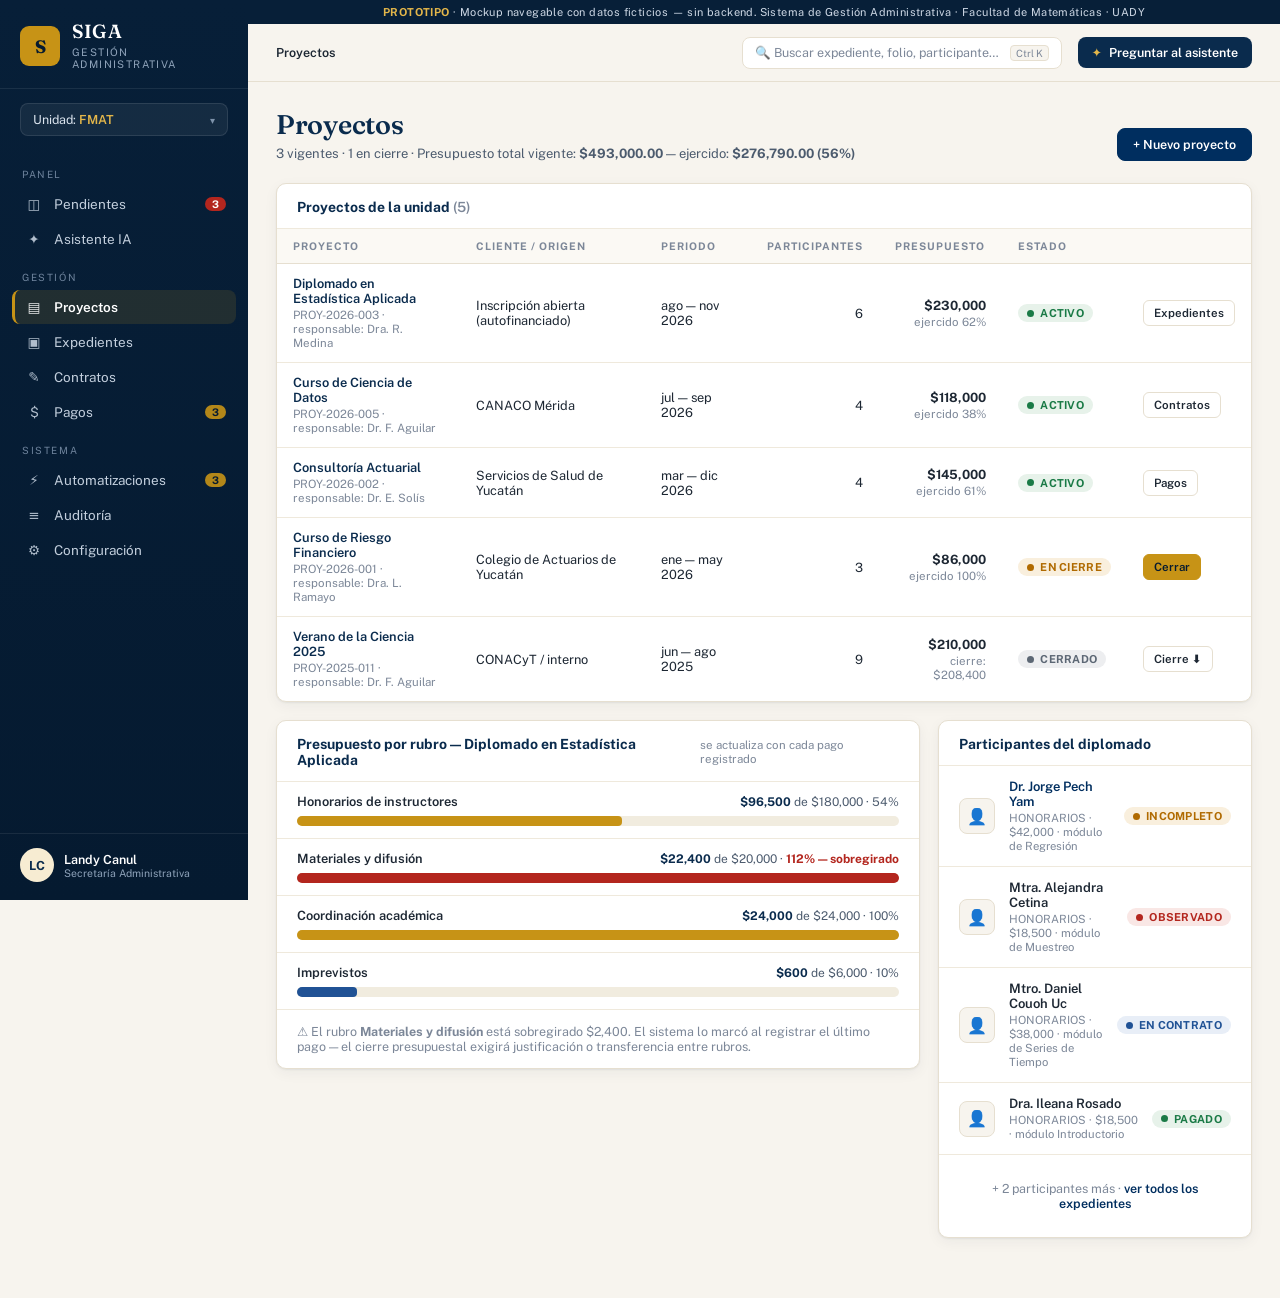
<file: sistema_organizacion/prototipo/proyectos.html>
<!DOCTYPE html>
<html lang="es">
<head>
<meta charset="UTF-8">
<meta name="viewport" content="width=device-width, initial-scale=1.0">
<title>Proyectos · SIGA FMAT</title>
<link rel="preconnect" href="https://fonts.googleapis.com">
<link href="https://fonts.googleapis.com/css2?family=Fraunces:opsz,wght@9..144,400;9..144,600;9..144,700&family=Public+Sans:wght@400;600;700;800&display=swap" rel="stylesheet">
<link rel="stylesheet" href="css/styles.css">
</head>
<body>

<aside class="sidebar">
  <div class="brand">
    <div class="brand-mark">S</div>
    <div>
      <div class="brand-name">SIGA</div>
      <div class="brand-sub">Gestión Administrativa</div>
    </div>
  </div>
  <div class="unidad-pill"><span>Unidad: <b>FMAT</b></span><span class="chev">▾</span></div>
  <nav class="nav">
    <div class="nav-label">Panel</div>
    <a href="index.html"><span class="ico">◫</span> Pendientes <span class="badge-n">3</span></a>
    <a href="asistente.html"><span class="ico">✦</span> Asistente IA</a>
    <div class="nav-label">Gestión</div>
    <a href="proyectos.html" class="active"><span class="ico">▤</span> Proyectos</a>
    <a href="expediente.html"><span class="ico">▣</span> Expedientes</a>
    <a href="contrato.html"><span class="ico">✎</span> Contratos</a>
    <a href="pagos.html"><span class="ico">$</span> Pagos <span class="badge-gold">3</span></a>
    <div class="nav-label">Sistema</div>
    <a href="automatizaciones.html"><span class="ico">⚡</span> Automatizaciones <span class="badge-gold">3</span></a>
    <a href="#"><span class="ico">≡</span> Auditoría</a>
    <a href="#"><span class="ico">⚙</span> Configuración</a>
  </nav>
  <div class="sidebar-foot">
    <div class="avatar">LC</div>
    <div>
      <div class="user-name">Landy Canul</div>
      <div class="user-role">Secretaría Administrativa</div>
    </div>
  </div>
</aside>

<div class="main">
  <div class="proto-banner"><b>PROTOTIPO</b> · Mockup navegable con datos ficticios — sin backend. Sistema de Gestión Administrativa · Facultad de Matemáticas · UADY</div>
  <div class="topbar">
    <div class="crumbs"><b>Proyectos</b></div>
    <div class="search">🔍 Buscar expediente, folio, participante… <kbd>Ctrl K</kbd></div>
    <a class="btn-ai" href="asistente.html"><span class="spark">✦</span> Preguntar al asistente</a>
  </div>

  <div class="content">

    <div class="page-head">
      <div>
        <div class="page-title">Proyectos</div>
        <div class="page-sub">3 vigentes · 1 en cierre · Presupuesto total vigente: <b>$493,000.00</b> — ejercido: <b>$276,790.00 (56%)</b></div>
      </div>
      <div class="actions">
        <button class="btn primary" onclick="openModal('modal-nuevo-proyecto')">+ Nuevo proyecto</button>
      </div>
    </div>

    <div class="card" style="margin-bottom:18px">
      <div class="card-head">
        <div class="card-title">Proyectos de la unidad <span class="count">(5)</span></div>
      </div>
      <div class="card-body flush table-wrap">
        <table class="data">
          <thead>
            <tr>
              <th>Proyecto</th>
              <th>Cliente / origen</th>
              <th>Periodo</th>
              <th class="num">Participantes</th>
              <th class="num">Presupuesto</th>
              <th>Estado</th>
              <th></th>
            </tr>
          </thead>
          <tbody>
            <tr class="rowlink" onclick="mockAction('Abriendo detalle del proyecto (abajo se muestra el ejemplo)')">
              <td><div class="cell-main">Diplomado en Estadística Aplicada</div><div class="cell-sub">PROY-2026-003 · responsable: Dra. R. Medina</div></td>
              <td>Inscripción abierta (autofinanciado)</td>
              <td>ago — nov 2026</td>
              <td class="num">6</td>
              <td class="num"><b>$230,000</b><div class="cell-sub">ejercido 62%</div></td>
              <td><span class="chip ok"><span class="dot"></span> ACTIVO</span></td>
              <td><a class="btn sm" href="expediente.html" onclick="event.stopPropagation()">Expedientes</a></td>
            </tr>
            <tr class="rowlink" onclick="mockAction('Detalle del proyecto CANACO (simulado)')">
              <td><div class="cell-main">Curso de Ciencia de Datos</div><div class="cell-sub">PROY-2026-005 · responsable: Dr. F. Aguilar</div></td>
              <td>CANACO Mérida</td>
              <td>jul — sep 2026</td>
              <td class="num">4</td>
              <td class="num"><b>$118,000</b><div class="cell-sub">ejercido 38%</div></td>
              <td><span class="chip ok"><span class="dot"></span> ACTIVO</span></td>
              <td><a class="btn sm" href="contrato.html" onclick="event.stopPropagation()">Contratos</a></td>
            </tr>
            <tr class="rowlink" onclick="mockAction('Detalle del proyecto SSY (simulado)')">
              <td><div class="cell-main">Consultoría Actuarial</div><div class="cell-sub">PROY-2026-002 · responsable: Dr. E. Solís</div></td>
              <td>Servicios de Salud de Yucatán</td>
              <td>mar — dic 2026</td>
              <td class="num">4</td>
              <td class="num"><b>$145,000</b><div class="cell-sub">ejercido 61%</div></td>
              <td><span class="chip ok"><span class="dot"></span> ACTIVO</span></td>
              <td><a class="btn sm" href="pagos.html" onclick="event.stopPropagation()">Pagos</a></td>
            </tr>
            <tr class="rowlink" onclick="mockAction('Detalle del proyecto en cierre (simulado)')">
              <td><div class="cell-main">Curso de Riesgo Financiero</div><div class="cell-sub">PROY-2026-001 · responsable: Dra. L. Ramayo</div></td>
              <td>Colegio de Actuarios de Yucatán</td>
              <td>ene — may 2026</td>
              <td class="num">3</td>
              <td class="num"><b>$86,000</b><div class="cell-sub">ejercido 100%</div></td>
              <td><span class="chip warn"><span class="dot"></span> EN CIERRE</span></td>
              <td><button class="btn sm gold" onclick="event.stopPropagation(); openModal('modal-cierre')">Cerrar</button></td>
            </tr>
            <tr class="rowlink" onclick="mockAction('Proyecto cerrado — solo lectura, cierre presupuestal disponible')">
              <td><div class="cell-main">Verano de la Ciencia 2025</div><div class="cell-sub">PROY-2025-011 · responsable: Dr. F. Aguilar</div></td>
              <td>CONACyT / interno</td>
              <td>jun — ago 2025</td>
              <td class="num">9</td>
              <td class="num"><b>$210,000</b><div class="cell-sub">cierre: $208,400</div></td>
              <td><span class="chip neutral"><span class="dot"></span> CERRADO</span></td>
              <td><button class="btn sm" onclick="event.stopPropagation(); mockAction('Cierre presupuestal descargado (PDF)')">Cierre ⬇</button></td>
            </tr>
          </tbody>
        </table>
      </div>
    </div>

    <div class="grid-31">

      <!-- Presupuesto por rubro del proyecto seleccionado -->
      <div class="card">
        <div class="card-head">
          <div class="card-title">Presupuesto por rubro — Diplomado en Estadística Aplicada</div>
          <div class="right"><span class="small muted">se actualiza con cada pago registrado</span></div>
        </div>
        <div class="card-body flush">

          <div class="budget-row">
            <div class="budget-top">
              <span class="b-name">Honorarios de instructores</span>
              <span class="b-nums"><b>$96,500</b> de $180,000 · 54%</span>
            </div>
            <div class="budget-track"><div class="budget-fill" style="width:54%"></div></div>
          </div>

          <div class="budget-row">
            <div class="budget-top">
              <span class="b-name">Materiales y difusión</span>
              <span class="b-nums"><b>$22,400</b> de $20,000 · <b style="color:var(--crit)">112% — sobregirado</b></span>
            </div>
            <div class="budget-track"><div class="budget-fill over" style="width:100%"></div></div>
          </div>

          <div class="budget-row">
            <div class="budget-top">
              <span class="b-name">Coordinación académica</span>
              <span class="b-nums"><b>$24,000</b> de $24,000 · 100%</span>
            </div>
            <div class="budget-track"><div class="budget-fill" style="width:100%"></div></div>
          </div>

          <div class="budget-row">
            <div class="budget-top">
              <span class="b-name">Imprevistos</span>
              <span class="b-nums"><b>$600</b> de $6,000 · 10%</span>
            </div>
            <div class="budget-track"><div class="budget-fill lowuse" style="width:10%"></div></div>
          </div>

          <div class="empty-hint" style="text-align:left; padding:14px 20px">
            ⚠ El rubro <b>Materiales y difusión</b> está sobregirado $2,400. El sistema lo marcó al registrar
            el último pago — el cierre presupuestal exigirá justificación o transferencia entre rubros.
          </div>
        </div>
      </div>

      <!-- Lateral -->
      <div class="stack">
        <div class="card">
          <div class="card-head"><div class="card-title">Participantes del diplomado</div></div>
          <div class="card-body flush">
            <div class="doc-row">
              <div class="doc-ico">👤</div>
              <div>
                <div class="doc-name"><a class="link" href="expediente.html">Dr. Jorge Pech Yam</a></div>
                <div class="doc-sub">HONORARIOS · $42,000 · módulo de Regresión</div>
              </div>
              <div class="doc-right"><span class="chip warn"><span class="dot"></span> INCOMPLETO</span></div>
            </div>
            <div class="doc-row">
              <div class="doc-ico">👤</div>
              <div>
                <div class="doc-name">Mtra. Alejandra Cetina</div>
                <div class="doc-sub">HONORARIOS · $18,500 · módulo de Muestreo</div>
              </div>
              <div class="doc-right"><span class="chip crit"><span class="dot"></span> OBSERVADO</span></div>
            </div>
            <div class="doc-row">
              <div class="doc-ico">👤</div>
              <div>
                <div class="doc-name">Mtro. Daniel Couoh Uc</div>
                <div class="doc-sub">HONORARIOS · $38,000 · módulo de Series de Tiempo</div>
              </div>
              <div class="doc-right"><span class="chip info"><span class="dot"></span> EN CONTRATO</span></div>
            </div>
            <div class="doc-row">
              <div class="doc-ico">👤</div>
              <div>
                <div class="doc-name">Dra. Ileana Rosado</div>
                <div class="doc-sub">HONORARIOS · $18,500 · módulo Introductorio</div>
              </div>
              <div class="doc-right"><span class="chip ok"><span class="dot"></span> PAGADO</span></div>
            </div>
            <div class="empty-hint">+ 2 participantes más · <a class="link" href="expediente.html">ver todos los expedientes</a></div>
          </div>
        </div>
      </div>

    </div>
  </div>
</div>

<!-- Modal: nuevo proyecto -->
<div class="modal-backdrop" id="modal-nuevo-proyecto">
  <div class="modal">
    <div class="modal-head">
      <div class="modal-title">Nuevo proyecto</div>
      <button class="modal-x" onclick="closeModal('modal-nuevo-proyecto')">✕</button>
    </div>
    <div class="modal-body">
      <div class="field"><label>Nombre del proyecto</label><input type="text" placeholder="p. ej. Curso de Modelos Lineales"></div>
      <div class="field"><label>Cliente / origen de recursos</label><input type="text" placeholder="empresa, dependencia o autofinanciado"></div>
      <div class="grid-2">
        <div class="field"><label>Inicio</label><input type="text" placeholder="dd/mm/aaaa"></div>
        <div class="field"><label>Fin</label><input type="text" placeholder="dd/mm/aaaa"></div>
      </div>
      <div class="field"><label>Responsable académico</label><input type="text" placeholder="nombre del profesor responsable"></div>
      <p class="small muted">Al crearlo podrás definir los <b>rubros de presupuesto</b> y registrar participantes — cada participante generará su expediente con checklist automático.</p>
    </div>
    <div class="modal-foot">
      <button class="btn" onclick="closeModal('modal-nuevo-proyecto')">Cancelar</button>
      <button class="btn primary" onclick="closeModal('modal-nuevo-proyecto'); mockAction('Proyecto creado en estado BORRADOR')">Crear proyecto</button>
    </div>
  </div>
</div>

<!-- Modal: cierre presupuestal -->
<div class="modal-backdrop" id="modal-cierre">
  <div class="modal">
    <div class="modal-head">
      <div class="modal-title">Cierre presupuestal — Curso de Riesgo Financiero</div>
      <button class="modal-x" onclick="closeModal('modal-cierre')">✕</button>
    </div>
    <div class="modal-body">
      <div class="version-list">
        <div class="v-row"><span class="v-tag now">OK</span><span>3 contratos cerrados, expedientes completos</span></div>
        <div class="v-row"><span class="v-tag now">OK</span><span>Todos los pagos en estado COMPLETO (facturas + XML + complementos)</span></div>
        <div class="v-row"><span class="v-tag now">OK</span><span>Sin observaciones pendientes</span></div>
        <div class="v-row"><span class="v-tag">…</span><span>Presupuesto: ejercido $86,000 de $86,000 — sin desviaciones</span></div>
      </div>
      <p class="small muted" style="margin-top:13px">
        El cierre genera el <b>reporte final del proyecto</b> (presupuestado vs. ejercido por rubro, contratos y evidencias)
        y deja todo en solo lectura. Es <b>irreversible</b> — solo un ADMIN puede reabrir.
      </p>
    </div>
    <div class="modal-foot">
      <button class="btn" onclick="closeModal('modal-cierre')">Cancelar</button>
      <button class="btn primary" onclick="closeModal('modal-cierre'); mockAction('Proyecto cerrado — reporte de cierre generado', 'STATE_CHANGED · EN_CIERRE → CERRADO')">Confirmar cierre ✓</button>
    </div>
  </div>
</div>

<script src="js/app.js"></script>
</body>
</html>
</file>
<file: sistema_organizacion/prototipo/css/styles.css>
/* ============================================================
   SIGA FMAT — Prototipo UI (vista Secretaría)
   Identidad: azul UADY #002E5F + dorado #C79316 sobre crema.
   Solo mockup: sin backend, datos ficticios.
   ============================================================ */

:root {
  /* Marca UADY */
  --navy-950: #051a30;
  --navy-900: #071f38;
  --navy-800: #0a2b4d;
  --navy-700: #0f3a63;
  --uady-blue: #002e5f;
  --gold: #c79316;
  --gold-strong: #a87a0d;
  --gold-light: #e3b64a;
  --gold-pale: #f7ecd2;

  /* Superficies */
  --cream: #f7f4ee;
  --cream-deep: #f1ecdf;
  --card: #ffffff;
  --line: #e6dfd0;
  --line-soft: #efe9dc;

  /* Tinta */
  --ink: #1d2733;
  --ink-2: #4c5b6e;
  --ink-3: #7c8798;

  /* Estados (validados: contraste y CVD sobre --cream) */
  --ok: #1a7a46;
  --ok-bg: #e7f2ea;
  --warn: #b06a00;
  --warn-bg: #f9efdd;
  --crit: #b3261e;
  --crit-bg: #f9e7e5;
  --info: #205295;
  --info-bg: #e8eef7;
  --neutral: #5c6774;
  --neutral-bg: #edeef0;

  --radius: 10px;
  --radius-sm: 7px;
  --shadow: 0 1px 2px rgba(7, 31, 56, .06), 0 4px 14px rgba(7, 31, 56, .05);
  --shadow-lift: 0 2px 6px rgba(7, 31, 56, .10), 0 12px 32px rgba(7, 31, 56, .10);

  --font-display: "Fraunces", Georgia, "Times New Roman", serif;
  --font-ui: "Public Sans", "Segoe UI", -apple-system, system-ui, Arial, sans-serif;
}

* { box-sizing: border-box; margin: 0; padding: 0; }

html { font-size: 15px; }

body {
  font-family: var(--font-ui);
  background: var(--cream);
  color: var(--ink);
  min-height: 100vh;
  display: flex;
  -webkit-font-smoothing: antialiased;
}

/* ---------- Sidebar ---------- */
.sidebar {
  width: 248px;
  min-height: 100vh;
  background: linear-gradient(180deg, var(--navy-900) 0%, var(--navy-950) 100%);
  color: #cfd9e6;
  display: flex;
  flex-direction: column;
  position: fixed;
  inset: 0 auto 0 0;
  z-index: 40;
}

.brand {
  padding: 22px 20px 18px;
  border-bottom: 1px solid rgba(255,255,255,.08);
  display: flex;
  gap: 12px;
  align-items: center;
}

.brand-mark {
  width: 40px; height: 40px;
  border-radius: 9px;
  background: var(--gold);
  color: var(--navy-950);
  font-family: var(--font-display);
  font-weight: 700;
  font-size: 18px;
  display: grid; place-items: center;
  letter-spacing: -.5px;
  flex: none;
}

.brand-name {
  font-family: var(--font-display);
  font-size: 19px;
  font-weight: 600;
  color: #fff;
  letter-spacing: .2px;
  line-height: 1;
}
.brand-sub {
  font-size: 10.5px;
  text-transform: uppercase;
  letter-spacing: 1.4px;
  color: #8fa3ba;
  margin-top: 5px;
}

.unidad-pill {
  margin: 14px 20px 6px;
  display: flex;
  align-items: center;
  justify-content: space-between;
  background: rgba(255,255,255,.06);
  border: 1px solid rgba(255,255,255,.10);
  border-radius: 8px;
  padding: 8px 12px;
  font-size: 12.5px;
  color: #dbe4ee;
}
.unidad-pill b { color: var(--gold-light); font-weight: 600; }
.unidad-pill .chev { color: #7e93ab; font-size: 10px; }

.nav { padding: 12px 12px; flex: 1; }

.nav-label {
  font-size: 10px;
  text-transform: uppercase;
  letter-spacing: 1.6px;
  color: #6e839c;
  padding: 14px 10px 6px;
}

.nav a {
  display: flex;
  align-items: center;
  gap: 11px;
  padding: 9px 10px;
  margin: 1px 0;
  border-radius: 8px;
  color: #c3cfdd;
  text-decoration: none;
  font-size: 13.5px;
  border-left: 3px solid transparent;
  transition: background .12s;
}
.nav a:hover { background: rgba(255,255,255,.06); color: #fff; }
.nav a.active {
  background: rgba(199,147,22,.14);
  border-left-color: var(--gold);
  color: #fff;
  font-weight: 600;
}
.nav a .ico { width: 18px; text-align: center; opacity: .9; flex: none; }
.nav a .badge-n {
  margin-left: auto;
  background: var(--crit);
  color: #fff;
  font-size: 10.5px;
  font-weight: 700;
  border-radius: 20px;
  padding: 1px 7px;
}
.nav a .badge-gold {
  margin-left: auto;
  background: rgba(199,147,22,.9);
  color: var(--navy-950);
  font-size: 10.5px;
  font-weight: 700;
  border-radius: 20px;
  padding: 1px 7px;
}

.sidebar-foot {
  padding: 14px 20px 18px;
  border-top: 1px solid rgba(255,255,255,.08);
  display: flex; align-items: center; gap: 10px;
}
.avatar {
  width: 34px; height: 34px; border-radius: 50%;
  background: var(--gold-pale); color: var(--navy-800);
  display: grid; place-items: center;
  font-weight: 700; font-size: 12.5px; flex: none;
}
.user-name { font-size: 12.5px; color: #fff; font-weight: 600; line-height: 1.2; }
.user-role { font-size: 10.5px; color: #8fa3ba; }

/* ---------- Layout principal ---------- */
.main {
  margin-left: 248px;
  flex: 1;
  min-width: 0;
  display: flex;
  flex-direction: column;
}

.topbar {
  height: 58px;
  background: rgba(247,244,238,.92);
  backdrop-filter: blur(6px);
  border-bottom: 1px solid var(--line);
  display: flex;
  align-items: center;
  gap: 16px;
  padding: 0 28px;
  position: sticky; top: 0; z-index: 30;
}
.crumbs { font-size: 12.5px; color: var(--ink-3); }
.crumbs b { color: var(--ink); font-weight: 600; }
.crumbs .sep { margin: 0 7px; color: var(--line); }

.search {
  margin-left: auto;
  display: flex; align-items: center; gap: 8px;
  background: var(--card);
  border: 1px solid var(--line);
  border-radius: 8px;
  padding: 7px 12px;
  width: 320px;
  color: var(--ink-3);
  font-size: 12.5px;
}
.search kbd {
  margin-left: auto;
  font-family: var(--font-ui);
  font-size: 10px;
  border: 1px solid var(--line);
  border-radius: 4px;
  padding: 1px 5px;
  color: var(--ink-3);
  background: var(--cream);
}

.btn-ai {
  display: flex; align-items: center; gap: 7px;
  background: var(--navy-800);
  color: #fff;
  border: none;
  font: 600 12.5px var(--font-ui);
  border-radius: 8px;
  padding: 8px 14px;
  cursor: pointer;
  text-decoration: none;
}
.btn-ai:hover { background: var(--navy-700); }
.btn-ai .spark { color: var(--gold-light); }

.content { padding: 26px 28px 60px; max-width: 1280px; width: 100%; }

/* ---------- Encabezados de página ---------- */
.page-head { display: flex; align-items: flex-end; gap: 18px; margin-bottom: 22px; flex-wrap: wrap; }
.page-title {
  font-family: var(--font-display);
  font-size: 27px;
  font-weight: 600;
  letter-spacing: -.3px;
  color: var(--navy-800);
}
.page-sub { font-size: 13px; color: var(--ink-2); margin-top: 5px; }
.page-head .actions { margin-left: auto; display: flex; gap: 9px; }

/* ---------- Botones ---------- */
.btn {
  font: 600 12.5px var(--font-ui);
  border-radius: 8px;
  padding: 8px 15px;
  cursor: pointer;
  border: 1px solid var(--line);
  background: var(--card);
  color: var(--ink);
  display: inline-flex; align-items: center; gap: 7px;
  text-decoration: none;
  transition: all .12s;
}
.btn:hover { border-color: #cbc2ad; background: #fffdf8; }
.btn.primary { background: var(--uady-blue); border-color: var(--uady-blue); color: #fff; }
.btn.primary:hover { background: var(--navy-700); }
.btn.gold { background: var(--gold); border-color: var(--gold); color: var(--navy-950); }
.btn.gold:hover { background: var(--gold-light); }
.btn.danger-ghost { color: var(--crit); border-color: #ecc9c5; }
.btn.sm { padding: 5px 10px; font-size: 11.5px; border-radius: 6px; }
.btn[disabled] { opacity: .45; cursor: not-allowed; }

/* ---------- Tarjetas ---------- */
.card {
  background: var(--card);
  border: 1px solid var(--line);
  border-radius: var(--radius);
  box-shadow: var(--shadow);
}
.card-head {
  padding: 15px 20px 13px;
  border-bottom: 1px solid var(--line-soft);
  display: flex; align-items: center; gap: 10px;
}
.card-title { font-size: 14px; font-weight: 700; color: var(--navy-800); }
.card-title .count { color: var(--ink-3); font-weight: 600; }
.card-head .right { margin-left: auto; display: flex; gap: 8px; align-items: center; }
.card-body { padding: 18px 20px; }
.card-body.flush { padding: 0; }

/* ---------- KPI / stat tiles ---------- */
.kpis { display: grid; grid-template-columns: repeat(4, 1fr); gap: 14px; margin-bottom: 22px; }
.kpi {
  background: var(--card);
  border: 1px solid var(--line);
  border-radius: var(--radius);
  padding: 16px 18px 14px;
  box-shadow: var(--shadow);
  position: relative;
  overflow: hidden;
}
.kpi::before {
  content: "";
  position: absolute; inset: 0 auto 0 0;
  width: 4px; background: var(--gold);
}
.kpi.k-crit::before { background: var(--crit); }
.kpi.k-warn::before { background: var(--warn); }
.kpi.k-ok::before { background: var(--ok); }
.kpi.k-info::before { background: var(--info); }
.kpi-label { font-size: 11.5px; font-weight: 600; text-transform: uppercase; letter-spacing: .8px; color: var(--ink-3); }
.kpi-num {
  font-family: var(--font-display);
  font-size: 34px; font-weight: 600;
  color: var(--navy-800);
  line-height: 1.15;
  margin-top: 4px;
}
.kpi-hint { font-size: 11.5px; color: var(--ink-2); margin-top: 3px; }
.kpi-hint b.up { color: var(--crit); }
.kpi-hint b.ok { color: var(--ok); }

/* ---------- Chips de estado ---------- */
.chip {
  display: inline-flex; align-items: center; gap: 6px;
  font-size: 11px; font-weight: 700;
  padding: 3px 9px;
  border-radius: 20px;
  letter-spacing: .3px;
  white-space: nowrap;
}
.chip .dot { width: 7px; height: 7px; border-radius: 50%; background: currentColor; flex: none; }
.chip.ok      { color: var(--ok);      background: var(--ok-bg); }
.chip.warn    { color: var(--warn);    background: var(--warn-bg); }
.chip.crit    { color: var(--crit);    background: var(--crit-bg); }
.chip.info    { color: var(--info);    background: var(--info-bg); }
.chip.neutral { color: var(--neutral); background: var(--neutral-bg); }
.chip.gold    { color: var(--gold-strong); background: var(--gold-pale); }

/* Badges de origen (auditoría) */
.src {
  display: inline-flex; align-items: center; gap: 4px;
  font-size: 9.5px; font-weight: 700; letter-spacing: .6px;
  padding: 2px 7px; border-radius: 4px;
  text-transform: uppercase;
  border: 1px solid var(--line);
  color: var(--ink-3); background: var(--cream);
}
.src.n8n   { color: #7a4b9d; background: #f2ebf8; border-color: #e2d3f0; }
.src.ai    { color: var(--gold-strong); background: var(--gold-pale); border-color: #eeddb2; }
.src.sys   { color: var(--info); background: var(--info-bg); border-color: #cddcf0; }

/* ---------- Tablas ---------- */
.table-wrap { overflow-x: auto; }
table.data { width: 100%; border-collapse: collapse; font-size: 12.8px; }
table.data th {
  text-align: left;
  font-size: 10.5px; font-weight: 700;
  text-transform: uppercase; letter-spacing: 1px;
  color: var(--ink-3);
  padding: 11px 16px;
  border-bottom: 1px solid var(--line);
  background: #fbf9f4;
  white-space: nowrap;
}
table.data td {
  padding: 12px 16px;
  border-bottom: 1px solid var(--line-soft);
  vertical-align: middle;
  color: var(--ink);
}
table.data tr:last-child td { border-bottom: none; }
table.data tr.rowlink { cursor: pointer; }
table.data tr.rowlink:hover td { background: #fdfbf5; }
.cell-main { font-weight: 600; color: var(--navy-800); }
.cell-sub { font-size: 11.5px; color: var(--ink-3); margin-top: 2px; }
.mono { font-family: ui-monospace, "Cascadia Code", Consolas, monospace; font-size: 12px; }
td.num, th.num { text-align: right; }

/* ---------- Lista de alertas ---------- */
.alert-item {
  display: flex; gap: 14px; align-items: flex-start;
  padding: 14px 20px;
  border-bottom: 1px solid var(--line-soft);
}
.alert-item:last-child { border-bottom: none; }
.alert-ico {
  width: 34px; height: 34px; border-radius: 8px; flex: none;
  display: grid; place-items: center; font-size: 15px;
}
.alert-ico.crit { background: var(--crit-bg); color: var(--crit); }
.alert-ico.warn { background: var(--warn-bg); color: var(--warn); }
.alert-ico.info { background: var(--info-bg); color: var(--info); }
.alert-body { flex: 1; min-width: 0; }
.alert-title { font-size: 13px; font-weight: 600; color: var(--ink); }
.alert-title a { color: var(--uady-blue); text-decoration: none; }
.alert-title a:hover { text-decoration: underline; }
.alert-meta { font-size: 11.5px; color: var(--ink-3); margin-top: 3px; display: flex; gap: 10px; flex-wrap: wrap; align-items: center; }
.alert-actions { display: flex; gap: 7px; flex: none; }

/* ---------- Stepper de etapas ---------- */
.stepper { display: flex; align-items: center; gap: 0; margin: 4px 0 2px; }
.step { display: flex; align-items: center; gap: 8px; }
.step .s-dot {
  width: 26px; height: 26px; border-radius: 50%;
  display: grid; place-items: center;
  font-size: 11px; font-weight: 700;
  background: var(--neutral-bg); color: var(--ink-3);
  border: 2px solid var(--line);
}
.step.done .s-dot { background: var(--ok); border-color: var(--ok); color: #fff; }
.step.current .s-dot { background: var(--gold); border-color: var(--gold); color: var(--navy-950); }
.step .s-name { font-size: 11.5px; font-weight: 600; color: var(--ink-3); }
.step.done .s-name, .step.current .s-name { color: var(--ink); }
.step-line { width: 46px; height: 2px; background: var(--line); margin: 0 10px; }
.step-line.done { background: var(--ok); }

/* ---------- Timeline (línea de tiempo del contrato) ---------- */
.timeline { position: relative; padding-left: 26px; }
.timeline::before {
  content: ""; position: absolute; left: 8px; top: 6px; bottom: 6px;
  width: 2px; background: var(--line);
}
.tl-item { position: relative; padding: 0 0 20px 8px; }
.tl-item:last-child { padding-bottom: 2px; }
.tl-item::before {
  content: ""; position: absolute; left: -24px; top: 4px;
  width: 12px; height: 12px; border-radius: 50%;
  background: var(--card); border: 3px solid var(--info);
}
.tl-item.ok::before   { border-color: var(--ok); }
.tl-item.warn::before { border-color: var(--warn); }
.tl-item.crit::before { border-color: var(--crit); }
.tl-item.now::before  { background: var(--gold); border-color: var(--gold); }
.tl-head { display: flex; gap: 9px; align-items: center; flex-wrap: wrap; }
.tl-state { font-size: 12.5px; font-weight: 700; color: var(--navy-800); }
.tl-date { font-size: 11px; color: var(--ink-3); }
.tl-desc { font-size: 12.3px; color: var(--ink-2); margin-top: 3px; line-height: 1.45; }

/* ---------- Checklist documental ---------- */
.doc-row { display: flex; align-items: center; gap: 14px; padding: 13px 20px; border-bottom: 1px solid var(--line-soft); }
.doc-row:last-child { border-bottom: none; }
.doc-ico {
  width: 36px; height: 36px; border-radius: 8px; flex: none;
  display: grid; place-items: center; font-size: 16px;
  background: var(--cream); border: 1px solid var(--line);
}
.doc-name { font-size: 13px; font-weight: 600; color: var(--ink); }
.doc-sub { font-size: 11.3px; color: var(--ink-3); margin-top: 2px; display: flex; gap: 8px; align-items: center; flex-wrap: wrap; }
.doc-right { margin-left: auto; display: flex; align-items: center; gap: 10px; flex: none; }

.obs-panel {
  margin: 0 20px 14px 70px;
  border: 1px solid #ecc9c5;
  border-left: 4px solid var(--crit);
  background: #fdf6f5;
  border-radius: 8px;
  padding: 12px 15px;
  font-size: 12.5px;
  color: var(--ink);
}
.obs-panel .obs-tag { font-size: 10px; font-weight: 800; letter-spacing: 1px; color: var(--crit); text-transform: uppercase; }
.obs-panel p { margin-top: 5px; line-height: 1.5; color: var(--ink-2); }
.obs-panel .obs-by { margin-top: 7px; font-size: 11px; color: var(--ink-3); }

/* ---------- PII enmascarada ---------- */
.pii-grid { display: grid; grid-template-columns: 1fr 1fr; gap: 13px 22px; }
.pii-field label { font-size: 10.5px; font-weight: 700; text-transform: uppercase; letter-spacing: .9px; color: var(--ink-3); }
.pii-value {
  margin-top: 4px;
  display: flex; align-items: center; gap: 8px;
  font-family: ui-monospace, Consolas, monospace;
  font-size: 13px;
}
.pii-value .masked { letter-spacing: 2px; color: var(--ink-2); }
.pii-reveal {
  font: 600 10.5px var(--font-ui);
  color: var(--info); background: none; border: none;
  cursor: pointer; text-decoration: underline; text-underline-offset: 2px;
}
.pii-note {
  margin-top: 14px; font-size: 11.3px; color: var(--ink-3);
  display: flex; gap: 7px; align-items: flex-start;
  background: var(--cream); border: 1px solid var(--line);
  border-radius: 8px; padding: 9px 12px;
}

/* ---------- Barras de presupuesto ---------- */
.budget-row { padding: 12px 20px; border-bottom: 1px solid var(--line-soft); }
.budget-row:last-child { border-bottom: none; }
.budget-top { display: flex; align-items: baseline; gap: 10px; font-size: 12.8px; }
.budget-top .b-name { font-weight: 600; color: var(--ink); }
.budget-top .b-nums { margin-left: auto; color: var(--ink-2); font-size: 12px; }
.budget-top .b-nums b { color: var(--navy-800); }
.budget-track {
  margin-top: 7px; height: 10px; border-radius: 5px;
  background: var(--cream-deep); overflow: hidden;
}
.budget-fill { height: 100%; border-radius: 0 4px 4px 0; background: var(--gold); }
.budget-fill.over { background: var(--crit); }
.budget-fill.lowuse { background: var(--info); }

/* ---------- Chat del asistente ---------- */
.chat-layout { display: grid; grid-template-columns: 1fr 300px; gap: 18px; align-items: start; }
.chat-box { display: flex; flex-direction: column; min-height: 620px; }
.chat-scroll { flex: 1; padding: 22px 22px 10px; display: flex; flex-direction: column; gap: 16px; }
.msg { max-width: 78%; }
.msg.user { align-self: flex-end; }
.msg.bot { align-self: flex-start; }
.msg-bubble {
  padding: 11px 15px;
  border-radius: 13px;
  font-size: 13.3px;
  line-height: 1.55;
}
.msg.user .msg-bubble { background: var(--uady-blue); color: #fff; border-bottom-right-radius: 4px; }
.msg.bot .msg-bubble { background: var(--card); border: 1px solid var(--line); border-bottom-left-radius: 4px; }
.msg-meta { font-size: 10.5px; color: var(--ink-3); margin-top: 5px; display: flex; gap: 8px; align-items: center; }
.msg.user .msg-meta { justify-content: flex-end; }

.msg-bubble ul { margin: 7px 0 2px 18px; }
.msg-bubble li { margin: 3px 0; }
.msg-bubble .hl { font-weight: 700; color: var(--navy-800); }

.proposal {
  border: 1.5px solid var(--gold);
  border-radius: 12px;
  background: #fffdf6;
  overflow: hidden;
  margin-top: 8px;
}
.proposal-head {
  background: var(--gold-pale);
  padding: 9px 15px;
  font-size: 11px; font-weight: 800;
  letter-spacing: .8px; text-transform: uppercase;
  color: var(--gold-strong);
  display: flex; align-items: center; gap: 8px;
}
.proposal-body { padding: 14px 16px; font-size: 12.8px; line-height: 1.6; color: var(--ink); }
.proposal-body .p-field { margin-bottom: 6px; }
.proposal-body .p-field b { color: var(--ink-2); font-weight: 600; }
.proposal-text {
  margin-top: 9px; padding: 12px 14px;
  background: var(--card); border: 1px solid var(--line);
  border-radius: 8px; white-space: pre-line;
}
.proposal-actions {
  padding: 11px 15px;
  border-top: 1px solid var(--line-soft);
  display: flex; gap: 8px; align-items: center;
}
.proposal-actions .note { margin-left: auto; font-size: 10.5px; color: var(--ink-3); }

.chat-input {
  border-top: 1px solid var(--line);
  padding: 14px 18px;
  display: flex; gap: 10px; align-items: center;
}
.chat-input input {
  flex: 1;
  font: 13px var(--font-ui);
  border: 1px solid var(--line);
  border-radius: 9px;
  padding: 11px 14px;
  background: var(--cream);
  color: var(--ink);
  outline: none;
}
.chat-input input:focus { border-color: var(--gold); background: #fff; }

.guard-list { list-style: none; }
.guard-list li {
  display: flex; gap: 9px; align-items: flex-start;
  font-size: 12.3px; color: var(--ink-2);
  padding: 8px 0; border-bottom: 1px dashed var(--line-soft);
  line-height: 1.45;
}
.guard-list li:last-child { border-bottom: none; }
.guard-list .g-ico { flex: none; }

/* ---------- Modal ---------- */
.modal-backdrop {
  position: fixed; inset: 0;
  background: rgba(7, 31, 56, .45);
  display: none;
  place-items: center;
  z-index: 100;
  padding: 24px;
}
.modal-backdrop.open { display: grid; }
.modal {
  background: var(--card);
  border-radius: 14px;
  width: 100%; max-width: 560px;
  box-shadow: var(--shadow-lift);
  overflow: hidden;
  max-height: 90vh;
  display: flex; flex-direction: column;
}
.modal-head {
  padding: 17px 22px 14px;
  border-bottom: 1px solid var(--line-soft);
  display: flex; align-items: center; gap: 10px;
}
.modal-title { font-family: var(--font-display); font-size: 17px; font-weight: 600; color: var(--navy-800); }
.modal-x { margin-left: auto; border: none; background: none; font-size: 17px; color: var(--ink-3); cursor: pointer; }
.modal-body { padding: 18px 22px; overflow-y: auto; }
.modal-foot {
  padding: 13px 22px;
  border-top: 1px solid var(--line-soft);
  display: flex; gap: 9px; justify-content: flex-end;
  background: #fbf9f4;
}

.field { margin-bottom: 14px; }
.field > label { display: block; font-size: 11px; font-weight: 700; text-transform: uppercase; letter-spacing: .8px; color: var(--ink-3); margin-bottom: 5px; }
.field select, .field input[type=text], .field textarea {
  width: 100%;
  font: 13px var(--font-ui);
  border: 1px solid var(--line);
  border-radius: 8px;
  padding: 9px 12px;
  background: #fff;
  color: var(--ink);
}
.field textarea { min-height: 120px; resize: vertical; line-height: 1.55; }

.dropzone {
  border: 2px dashed #d3c8ae;
  border-radius: 10px;
  background: #fdfbf5;
  padding: 26px;
  text-align: center;
  color: var(--ink-2);
  font-size: 12.8px;
  cursor: pointer;
}
.dropzone:hover { border-color: var(--gold); }
.dropzone .dz-ico { font-size: 26px; display: block; margin-bottom: 6px; }
.dropzone b { color: var(--uady-blue); }
.dz-note { font-size: 11px; color: var(--ink-3); margin-top: 8px; }

/* ---------- Toast ---------- */
.toast {
  position: fixed;
  bottom: 26px; left: 50%;
  transform: translateX(-50%) translateY(16px);
  background: var(--navy-900);
  color: #fff;
  font-size: 12.8px;
  border-radius: 10px;
  padding: 12px 18px;
  display: flex; gap: 10px; align-items: center;
  box-shadow: var(--shadow-lift);
  opacity: 0;
  pointer-events: none;
  transition: all .25s ease;
  z-index: 200;
  max-width: 520px;
}
.toast.show { opacity: 1; transform: translateX(-50%) translateY(0); }
.toast .t-ok { color: #7fd6a4; }
.toast .t-audit { color: var(--gold-light); font-size: 11px; }

/* ---------- Misc ---------- */
.grid-2 { display: grid; grid-template-columns: 1fr 1fr; gap: 18px; align-items: start; }
.grid-31 { display: grid; grid-template-columns: 2.05fr 1fr; gap: 18px; align-items: start; }
.stack { display: flex; flex-direction: column; gap: 18px; }
.muted { color: var(--ink-3); }
.small { font-size: 11.5px; }
a.link { color: var(--uady-blue); text-decoration: none; font-weight: 600; }
a.link:hover { text-decoration: underline; }

.proto-banner {
  background: var(--navy-900);
  color: #cfd9e6;
  font-size: 11px;
  letter-spacing: .4px;
  text-align: center;
  padding: 6px 10px;
}
.proto-banner b { color: var(--gold-light); }

.filters {
  display: flex; gap: 9px; align-items: center;
  margin-bottom: 15px; flex-wrap: wrap;
}
.filter-chip {
  font: 600 12px var(--font-ui);
  border: 1px solid var(--line);
  background: var(--card);
  color: var(--ink-2);
  border-radius: 20px;
  padding: 6px 14px;
  cursor: pointer;
}
.filter-chip.on { background: var(--navy-800); border-color: var(--navy-800); color: #fff; }

.empty-hint { padding: 26px 20px; text-align: center; color: var(--ink-3); font-size: 12.5px; }

.tabbar { display: flex; gap: 2px; border-bottom: 2px solid var(--line); margin-bottom: 18px; }
.tab {
  font: 600 13px var(--font-ui);
  padding: 9px 16px 10px;
  border: none; background: none; cursor: pointer;
  color: var(--ink-3);
  border-bottom: 2.5px solid transparent;
  margin-bottom: -2px;
}
.tab.on { color: var(--navy-800); border-bottom-color: var(--gold); }
.tabpane { display: none; }
.tabpane.on { display: block; }

.version-list { font-size: 12.3px; }
.version-list .v-row {
  display: flex; gap: 10px; align-items: center;
  padding: 8px 0; border-bottom: 1px dashed var(--line-soft);
}
.version-list .v-row:last-child { border-bottom: none; }
.v-tag {
  font-size: 10px; font-weight: 800;
  border-radius: 4px; padding: 1px 6px;
  background: var(--neutral-bg); color: var(--neutral);
}
.v-tag.now { background: var(--ok-bg); color: var(--ok); }

/* ---------- Automatizaciones ---------- */
.auto-item { padding: 16px 20px 15px; border-bottom: 1px solid var(--line-soft); }
.auto-item:last-child { border-bottom: none; }
.auto-item.paused { background: #fbfaf7; }
.auto-item.paused .flow,
.auto-item.paused .auto-stats { opacity: .4; }
.auto-head { display: flex; align-items: flex-start; gap: 13px; }
.auto-ico {
  width: 38px; height: 38px; border-radius: 9px; flex: none;
  display: grid; place-items: center; font-size: 17px;
  background: var(--cream); border: 1px solid var(--line);
}
.auto-name { font-size: 13.5px; font-weight: 700; color: var(--navy-800); display: flex; align-items: center; gap: 9px; flex-wrap: wrap; }
.auto-desc { font-size: 12px; color: var(--ink-2); margin-top: 2px; line-height: 1.45; }
.auto-right { margin-left: auto; display: flex; align-items: center; gap: 10px; flex: none; }

/* Interruptor activo/pausado */
.switch {
  width: 36px; height: 20px; border-radius: 20px;
  background: var(--ok); border: none; cursor: pointer;
  position: relative; transition: background .15s; flex: none;
}
.switch::after {
  content: ""; position: absolute; top: 2px; left: 18px;
  width: 16px; height: 16px; border-radius: 50%;
  background: #fff; transition: left .15s;
  box-shadow: 0 1px 2px rgba(0,0,0,.25);
}
.switch.off { background: #cfc7b4; }
.switch.off::after { left: 2px; }

/* Flujo de pasos: 🤖 automático · ✦ propuesta IA · 👤 confirmación humana */
.flow { display: flex; align-items: center; flex-wrap: wrap; gap: 7px 0; margin: 11px 0 0 51px; }
.f-node {
  display: inline-flex; align-items: center; gap: 6px;
  font-size: 11.3px; font-weight: 600;
  padding: 4px 11px; border-radius: 20px;
  border: 1px solid var(--line); background: var(--card);
  color: var(--ink-2); white-space: nowrap;
}
.f-node.bot   { border-color: #e2d3f0; background: #f8f4fc; color: #7a4b9d; }
.f-node.ai    { border-color: #eeddb2; background: #fffaf0; color: var(--gold-strong); }
.f-node.human { border: 1.5px solid var(--gold); background: var(--gold-pale); color: var(--navy-800); }
.f-node.sys   { border-color: #cddcf0; background: var(--info-bg); color: var(--info); }
.f-arrow { color: #c4bba6; font-size: 12px; margin: 0 6px; flex: none; }

.auto-stats { display: flex; gap: 18px; flex-wrap: wrap; margin: 10px 0 0 51px; font-size: 11.5px; color: var(--ink-3); }
.auto-stats b { color: var(--navy-800); font-weight: 700; }
.auto-stats .stat-ok { color: var(--ok); font-weight: 700; }
.auto-stats .stat-crit { color: var(--crit); font-weight: 700; }

/* Comparativo: antes vs con SIGA */
.vs-row { padding: 11px 0; border-bottom: 1px dashed var(--line-soft); }
.vs-row:last-child { border-bottom: none; padding-bottom: 4px; }
.vs-task { font-weight: 700; color: var(--navy-800); font-size: 12.5px; }
.vs-cols { display: grid; grid-template-columns: 1fr 1fr; gap: 8px; margin-top: 6px; }
.vs-before, .vs-after { border-radius: 7px; padding: 8px 10px; line-height: 1.45; font-size: 11.6px; }
.vs-before { background: var(--cream); border: 1px solid var(--line); color: var(--ink-2); }
.vs-after  { background: var(--ok-bg); border: 1px solid #cfe5d6; color: var(--ink); }
.vs-t { font-size: 9.5px; font-weight: 800; letter-spacing: .8px; text-transform: uppercase; display: block; margin-bottom: 3px; }
.vs-before .vs-t { color: var(--ink-3); }
.vs-after .vs-t { color: var(--ok); }

/* Checklist de validación (modal factura) */
.check-row {
  display: flex; gap: 10px; align-items: flex-start;
  padding: 8px 0; border-bottom: 1px dashed var(--line-soft);
  font-size: 12.6px; line-height: 1.45;
}
.check-row:last-child { border-bottom: none; }
.check-row .c-ico { flex: none; width: 20px; text-align: center; }

@media (max-width: 1080px) {
  .kpis { grid-template-columns: repeat(2, 1fr); }
  .grid-2, .grid-31, .chat-layout { grid-template-columns: 1fr; }
  .search { display: none; }
  .flow, .auto-stats { margin-left: 0; }
  .vs-cols { grid-template-columns: 1fr; }
}
</file>
